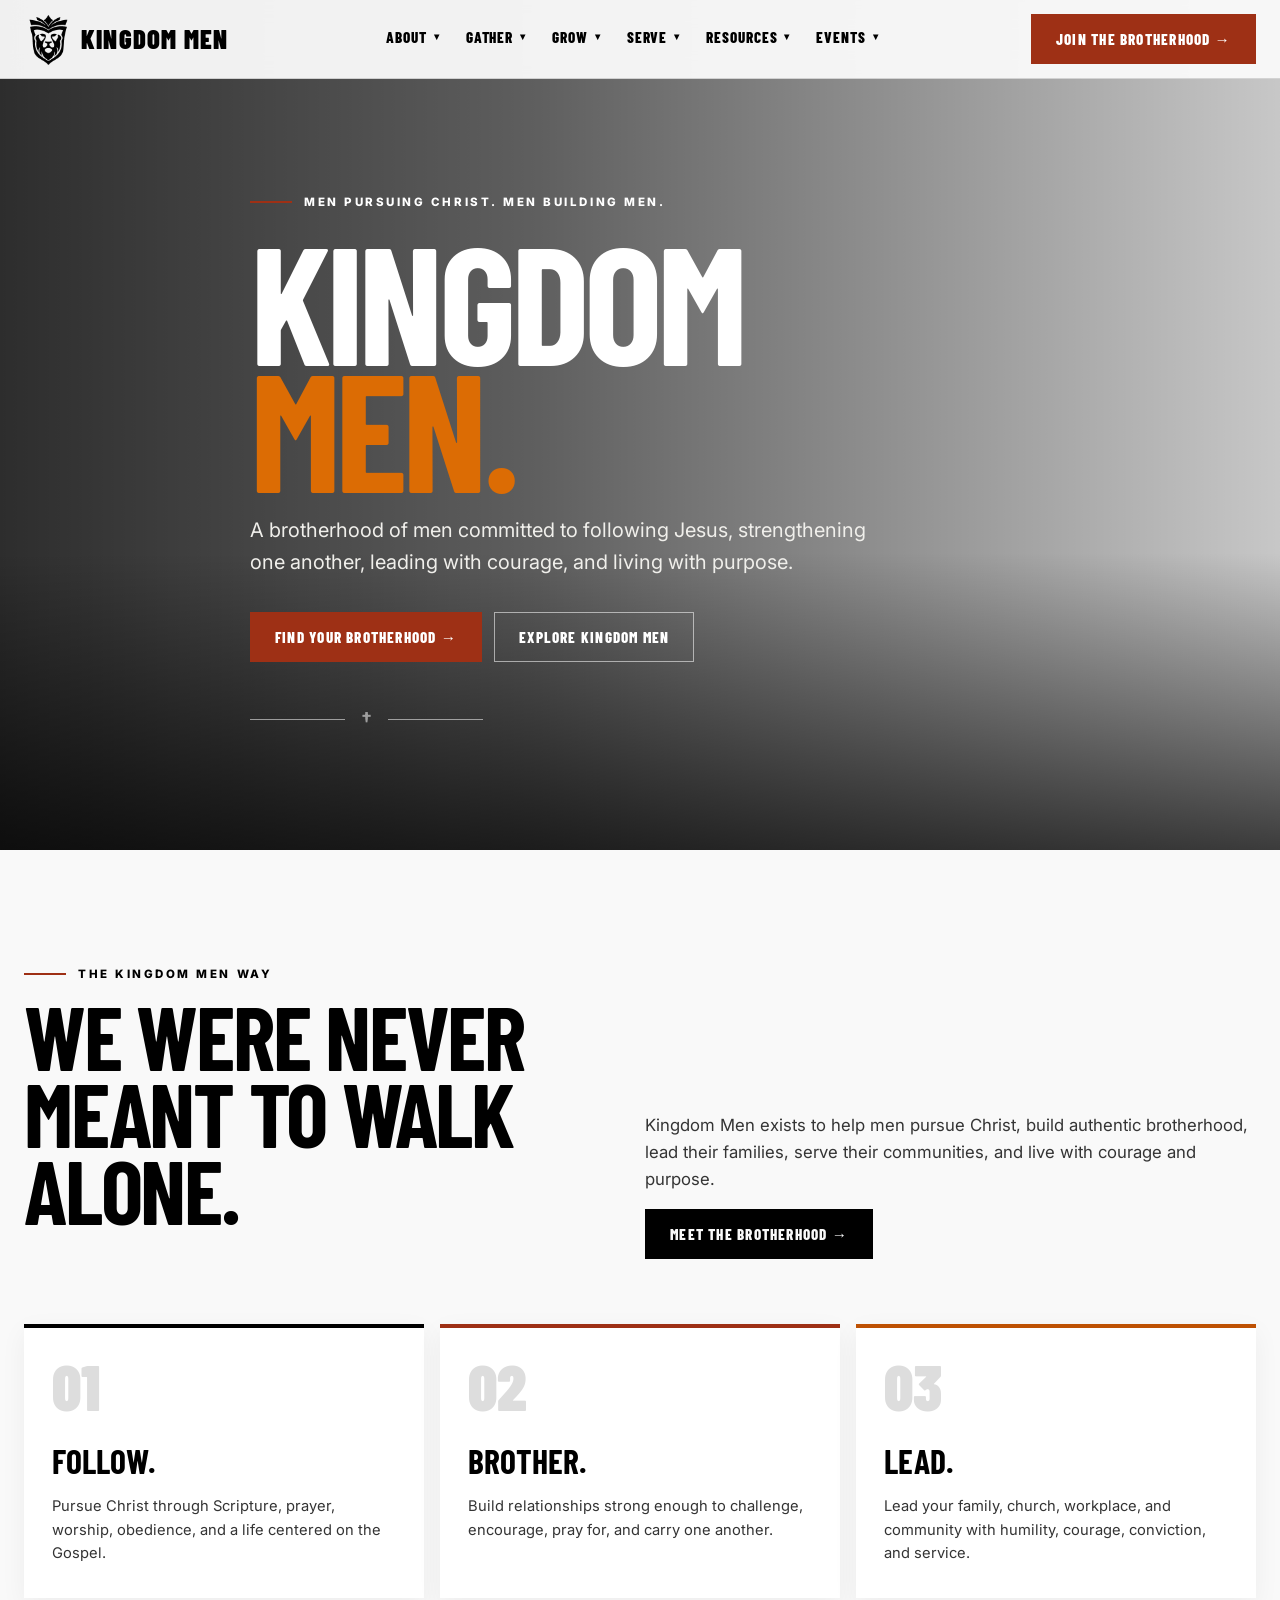
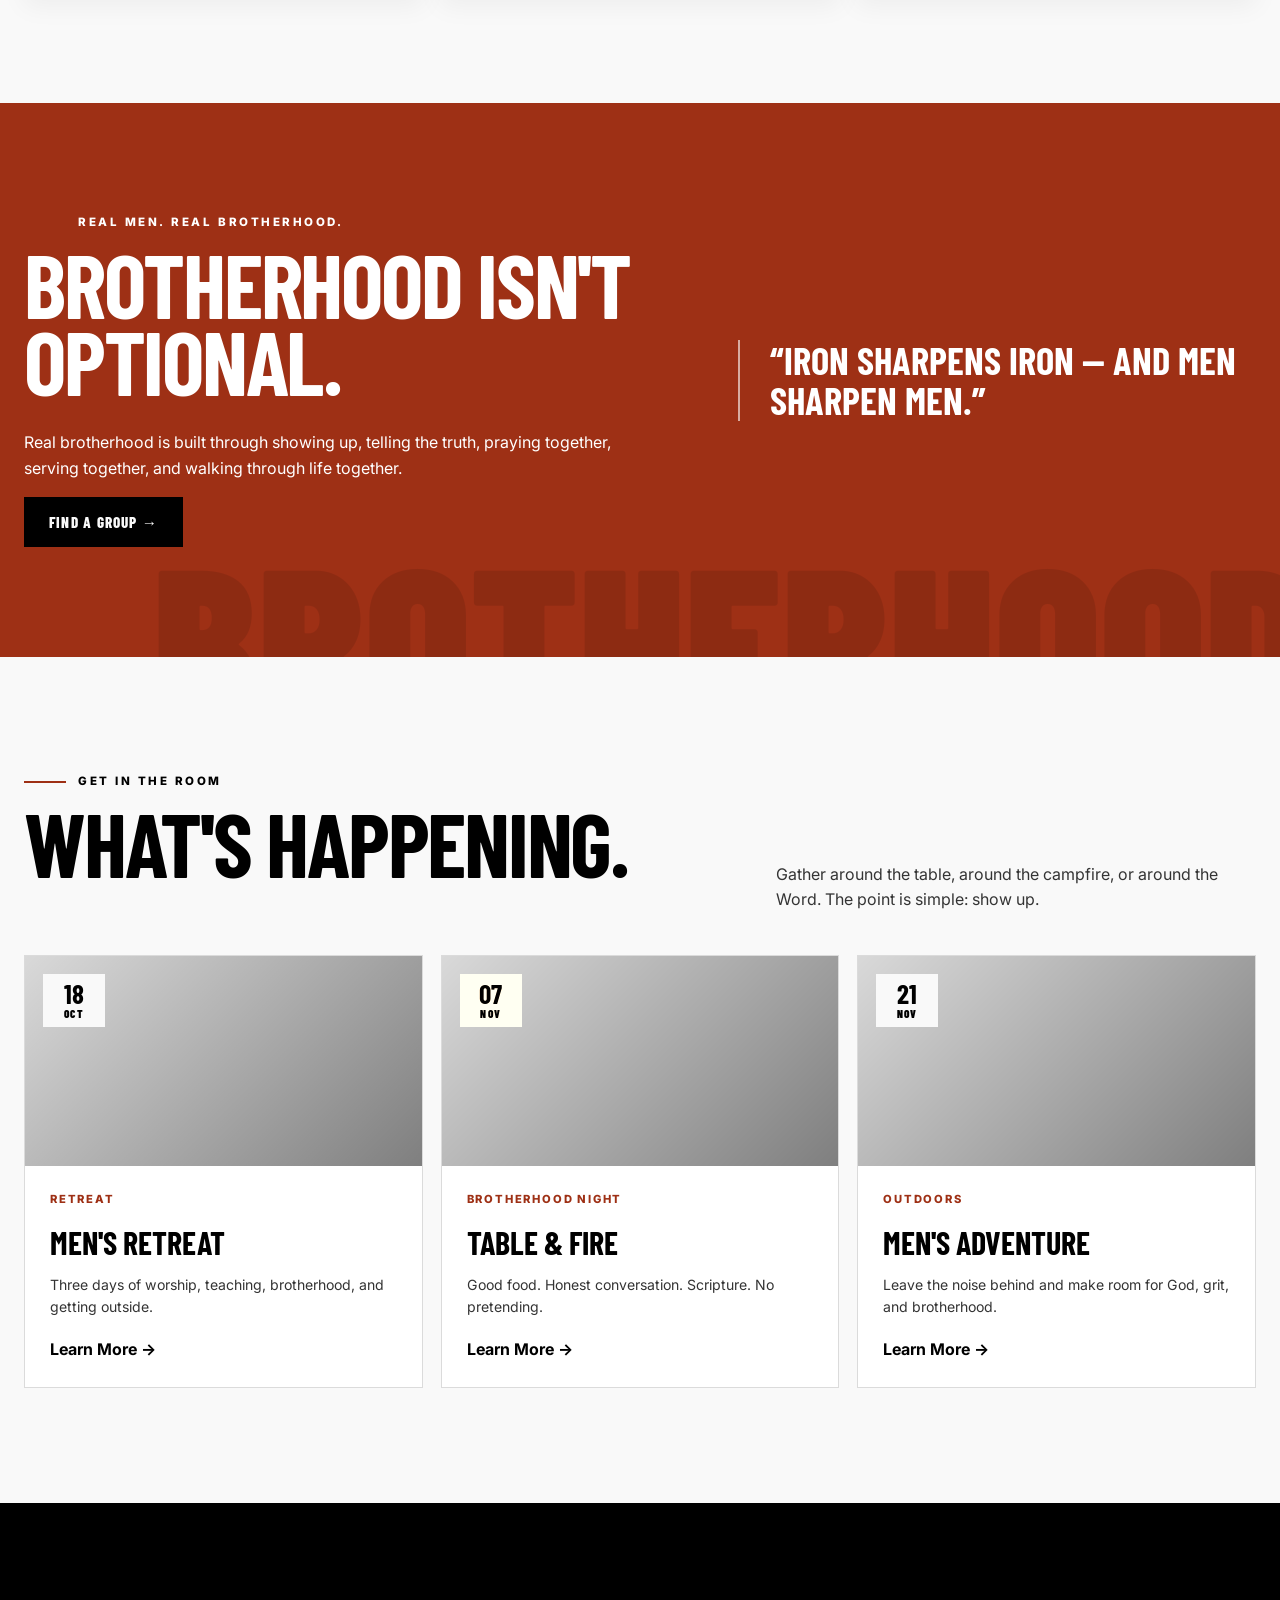
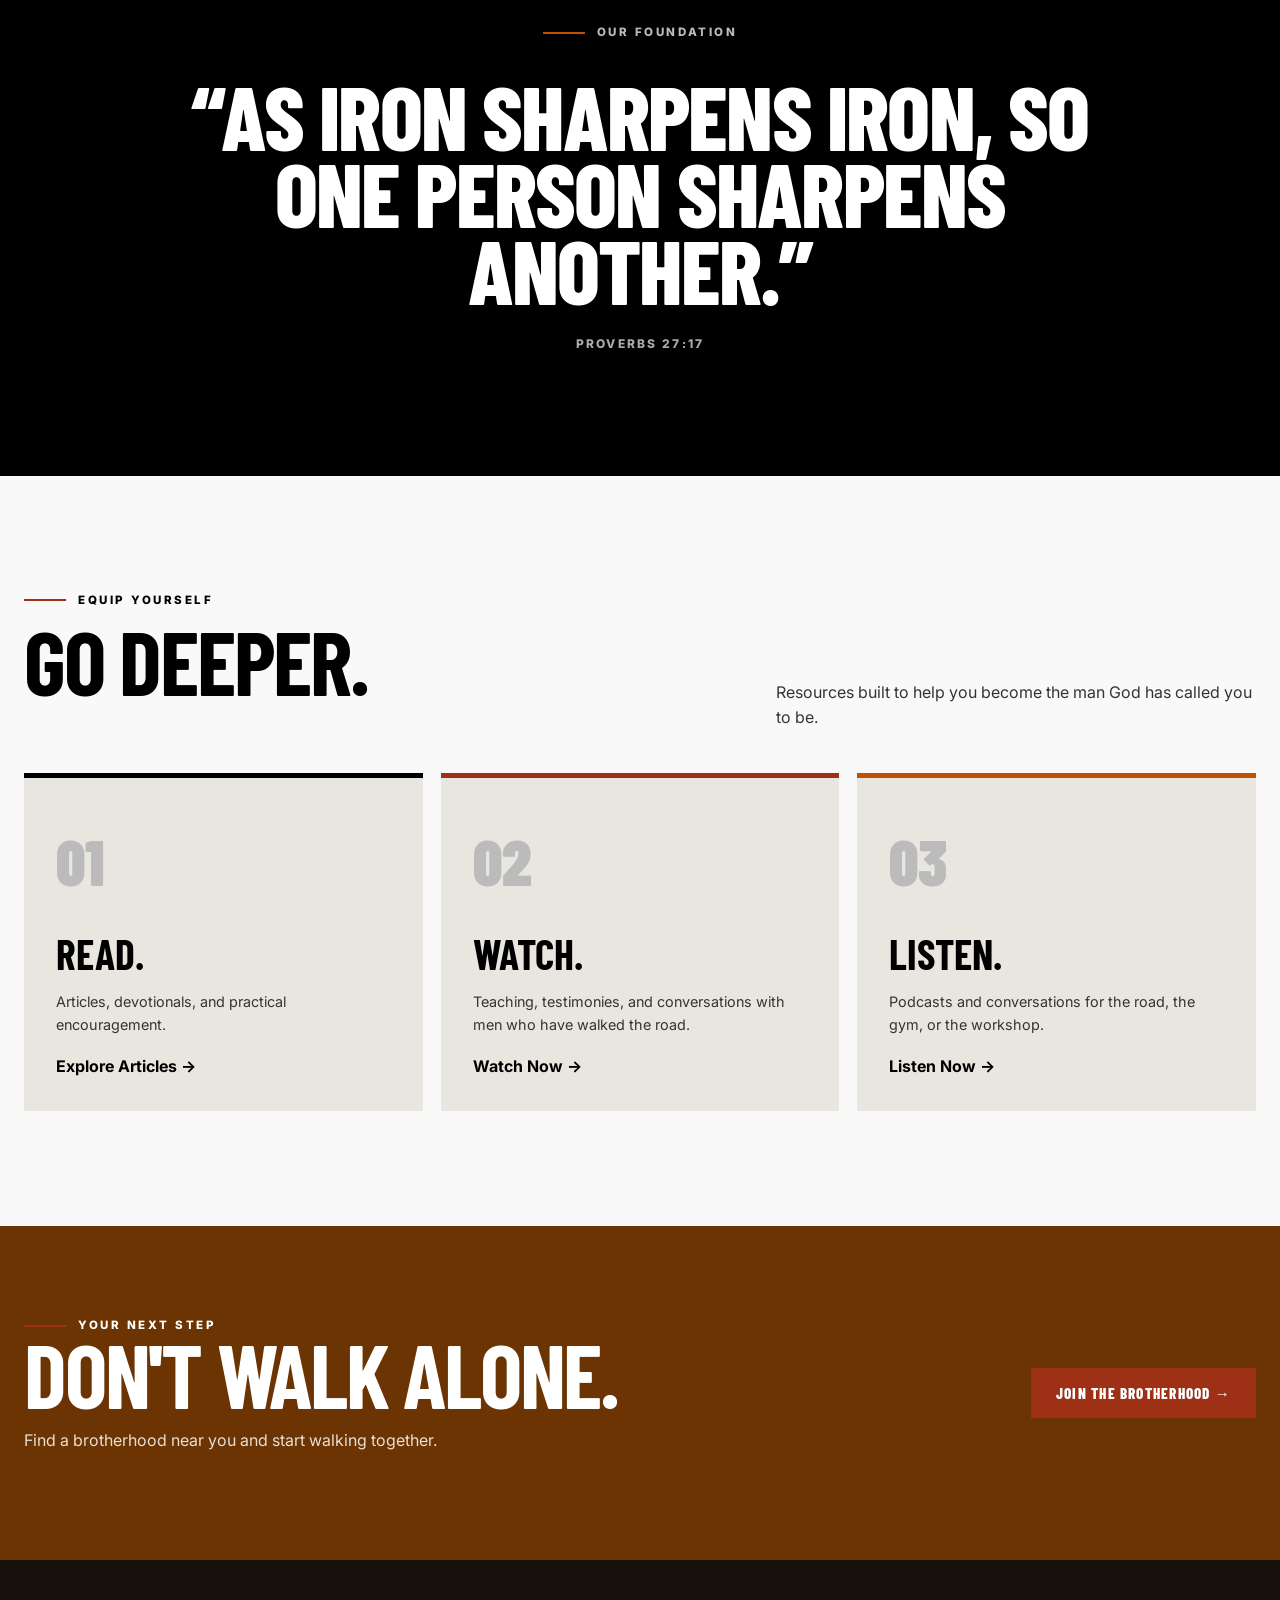
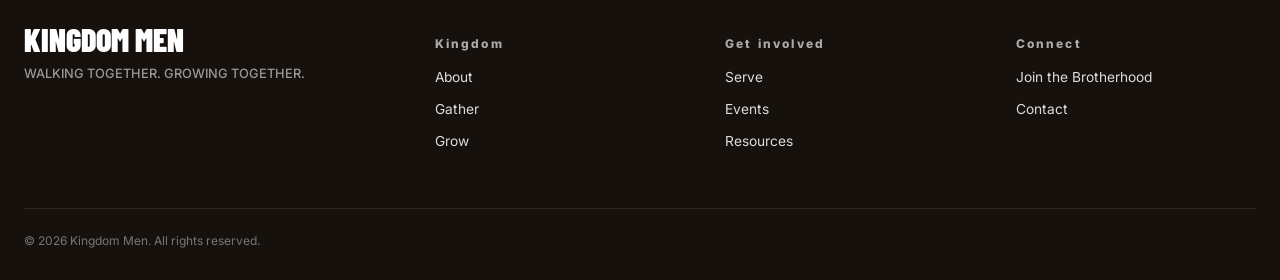
<file: index.html>
<!DOCTYPE html>
<html lang="en">
<head>
<meta charset="UTF-8">
<meta name="viewport" content="width=device-width, initial-scale=1.0">
<title>Kingdom Men | Walking Together. Growing Together.</title>
<meta name="description" content="Kingdom Men — men pursuing Christ, building brotherhood, and living with purpose.">
<link rel="preconnect" href="https://fonts.googleapis.com">
<link rel="preconnect" href="https://fonts.gstatic.com" crossorigin>
<link href="https://fonts.googleapis.com/css2?family=Barlow+Condensed:wght@500;600;700;800;900&family=Inter:wght@400;500;600;700&display=swap" rel="stylesheet">
<link rel="stylesheet" href="styles.css"><script src="site.js" defer></script>
<style>
.hero{background-image:linear-gradient(90deg,rgba(0,0,0,.82),rgba(0,0,0,.62) 42%,rgba(0,0,0,.2)),url("https://mwebapp.blob.core.windows.net/imgresrces/mountains.jpg")}
.event-image{background-image:linear-gradient(135deg,rgba(0,0,0,.15),rgba(0,0,0,.5)),url("https://mwebapp.blob.core.windows.net/imgresrces/mountains.jpg")}
</style>
</head>
<body>
<a class="skip" href="#main">Skip to content</a><header class="site-header"><div class="container navbar"><a class="brand" href="index.html"><img src="kingdom-mark.png" alt=""><span class="brand-name">Kingdom Men</span></a><nav class="nav" aria-label="Main navigation"><div class="nav-item"><a class="nav-link" href="about.html">About <span class="chev">▾</span></a><div class="dropdown"><a href="about.html#our-story">Our Story</a><a href="about.html#our-mission">Our Mission</a><a href="about.html#what-we-believe">What We Believe</a><a href="about.html#leadership">Leadership</a><a href="about.html#kingdom-men-values">Kingdom Men Values</a><a href="contact.html">Contact</a></div></div><div class="nav-item"><a class="nav-link" href="gather.html">Gather <span class="chev">▾</span></a><div class="dropdown"><a href="gather.html#men-s-groups">Men’s Groups</a><a href="gather.html#small-groups">Small Groups</a><a href="gather.html#bible-studies">Bible Studies</a><a href="gather.html#prayer">Prayer</a><a href="gather.html#local-chapters">Local Chapters</a><a href="gather.html#find-a-group">Find a Group</a></div></div><div class="nav-item"><a class="nav-link" href="grow.html">Grow <span class="chev">▾</span></a><div class="dropdown"><a href="grow.html#bible-theology">Bible & Theology</a><a href="grow.html#devotionals">Devotionals</a><a href="grow.html#discipleship">Discipleship</a><a href="grow.html#men-s-studies">Men’s Studies</a><a href="grow.html#leadership">Leadership</a><a href="grow.html#spiritual-disciplines">Spiritual Disciplines</a></div></div><div class="nav-item"><a class="nav-link" href="serve.html">Serve <span class="chev">▾</span></a><div class="dropdown"><a href="serve.html#serve-together">Serve Together</a><a href="serve.html#community-outreach">Community Outreach</a><a href="serve.html#missions">Missions</a><a href="serve.html#church-partnerships">Church Partnerships</a><a href="serve.html#volunteer">Volunteer</a><a href="serve.html#give-back">Give Back</a></div></div><div class="nav-item"><a class="nav-link" href="resources.html">Resources <span class="chev">▾</span></a><div class="dropdown"><a href="resources.html#articles">Articles</a><a href="resources.html#podcasts">Podcasts</a><a href="resources.html#videos">Videos</a><a href="resources.html#downloads">Downloads</a><a href="resources.html#scripture">Scripture</a><a href="resources.html#recommended-reading">Recommended Reading</a></div></div><div class="nav-item"><a class="nav-link" href="events.html">Events <span class="chev">▾</span></a><div class="dropdown"><a href="events.html#upcoming-events">Upcoming Events</a><a href="events.html#men-s-retreats">Men’s Retreats</a><a href="events.html#conferences">Conferences</a><a href="events.html#brotherhood-nights">Brotherhood Nights</a><a href="events.html#outdoor-events">Outdoor Events</a><a href="events.html#event-calendar">Event Calendar</a></div></div></nav><a class="btn btn-red header-cta" href="join.html">Join the Brotherhood →</a><button class="mobile-toggle" aria-label="Open menu" aria-expanded="false" aria-controls="mobileMenu">☰</button></div><div id="mobileMenu" hidden style="background:white;padding:20px 24px;max-height:calc(100dvh - 70px);overflow:auto"><a class="btn btn-red" href="join.html">Join the Brotherhood →</a><details><summary>About</summary><a href="about.html">Explore About →</a><a href="about.html#our-story">Our Story</a><a href="about.html#our-mission">Our Mission</a><a href="about.html#what-we-believe">What We Believe</a><a href="about.html#leadership">Leadership</a><a href="about.html#kingdom-men-values">Kingdom Men Values</a><a href="contact.html">Contact</a></details><details><summary>Gather</summary><a href="gather.html">Explore Gather →</a><a href="gather.html#men-s-groups">Men’s Groups</a><a href="gather.html#small-groups">Small Groups</a><a href="gather.html#bible-studies">Bible Studies</a><a href="gather.html#prayer">Prayer</a><a href="gather.html#local-chapters">Local Chapters</a><a href="gather.html#find-a-group">Find a Group</a></details><details><summary>Grow</summary><a href="grow.html">Explore Grow →</a><a href="grow.html#bible-theology">Bible & Theology</a><a href="grow.html#devotionals">Devotionals</a><a href="grow.html#discipleship">Discipleship</a><a href="grow.html#men-s-studies">Men’s Studies</a><a href="grow.html#leadership">Leadership</a><a href="grow.html#spiritual-disciplines">Spiritual Disciplines</a></details><details><summary>Serve</summary><a href="serve.html">Explore Serve →</a><a href="serve.html#serve-together">Serve Together</a><a href="serve.html#community-outreach">Community Outreach</a><a href="serve.html#missions">Missions</a><a href="serve.html#church-partnerships">Church Partnerships</a><a href="serve.html#volunteer">Volunteer</a><a href="serve.html#give-back">Give Back</a></details><details><summary>Resources</summary><a href="resources.html">Explore Resources →</a><a href="resources.html#articles">Articles</a><a href="resources.html#podcasts">Podcasts</a><a href="resources.html#videos">Videos</a><a href="resources.html#downloads">Downloads</a><a href="resources.html#scripture">Scripture</a><a href="resources.html#recommended-reading">Recommended Reading</a></details><details><summary>Events</summary><a href="events.html">Explore Events →</a><a href="events.html#upcoming-events">Upcoming Events</a><a href="events.html#men-s-retreats">Men’s Retreats</a><a href="events.html#conferences">Conferences</a><a href="events.html#brotherhood-nights">Brotherhood Nights</a><a href="events.html#outdoor-events">Outdoor Events</a><a href="events.html#event-calendar">Event Calendar</a></details></div></header>

<main id="main">
<section class="hero"><div class="container hero-content"><div class="eyebrow">Men pursuing Christ. Men building men.</div><h1><span>Kingdom</span><span class="red">Men.</span></h1><p class="hero-lead">A brotherhood of men committed to following Jesus, strengthening one another, leading with courage, and living with purpose.</p><div class="hero-actions"><a class="btn btn-red" href="join.html">Find Your Brotherhood →</a><a class="btn btn-outline" href="about.html">Explore Kingdom Men</a></div><div class="hero-rule"><i></i><b>†</b><i></i></div></div></section>

<section class="intro" id="about"><div class="container"><div class="intro-grid"><div><div class="eyebrow">The Kingdom Men way</div><h2>We were never meant to walk alone.</h2></div><div class="intro-copy"><p>Kingdom Men exists to help men pursue Christ, build authentic brotherhood, lead their families, serve their communities, and live with courage and purpose.</p><a class="btn btn-dark" href="gather.html">Meet the Brotherhood →</a></div></div>
<div class="cards3" id="gather"><article class="pillar"><div class="num">01</div><h3>Follow.</h3><p>Pursue Christ through Scripture, prayer, worship, obedience, and a life centered on the Gospel.</p></article><article class="pillar"><div class="num">02</div><h3>Brother.</h3><p>Build relationships strong enough to challenge, encourage, pray for, and carry one another.</p></article><article class="pillar" id="grow"><div class="num">03</div><h3>Lead.</h3><p>Lead your family, church, workplace, and community with humility, courage, conviction, and service.</p></article></div></div></section>

<section class="brotherhood" id="serve"><div class="container brother-grid"><div><div class="eyebrow">Real men. Real brotherhood.</div><h2>Brotherhood isn't optional.</h2><p>Real brotherhood is built through showing up, telling the truth, praying together, serving together, and walking through life together.</p><a class="btn btn-dark" href="join.html">Find a Group →</a></div><div class="brother-quote">“Iron sharpens iron — and men sharpen men.”</div></div></section>

<section class="events" id="events"><div class="container"><div class="section-head"><div><div class="eyebrow">Get in the room</div><h2>What's happening.</h2></div><p>Gather around the table, around the campfire, or around the Word. The point is simple: show up.</p></div>
<div class="event-grid"><article class="event-card"><div class="event-image"><div class="date"><strong>18</strong><span>OCT</span></div></div><div class="event-body"><div class="event-type">RETREAT</div><h3>Men's Retreat</h3><p>Three days of worship, teaching, brotherhood, and getting outside.</p><a href="join.html"><b>Learn More →</b></a></div></article><article class="event-card"><div class="event-image"><div class="date"><strong>07</strong><span>NOV</span></div></div><div class="event-body"><div class="event-type">BROTHERHOOD NIGHT</div><h3>Table & Fire</h3><p>Good food. Honest conversation. Scripture. No pretending.</p><a href="join.html"><b>Learn More →</b></a></div></article><article class="event-card"><div class="event-image"><div class="date"><strong>21</strong><span>NOV</span></div></div><div class="event-body"><div class="event-type">OUTDOORS</div><h3>Men's Adventure</h3><p>Leave the noise behind and make room for God, grit, and brotherhood.</p><a href="join.html"><b>Learn More →</b></a></div></article></div></div></section>

<section class="creed"><div class="eyebrow">Our foundation</div><blockquote>“As iron sharpens iron, so one person sharpens another.”</blockquote><cite>PROVERBS 27:17</cite></section>

<section class="resources" id="resources"><div class="container"><div class="section-head"><div><div class="eyebrow">Equip yourself</div><h2>Go deeper.</h2></div><p>Resources built to help you become the man God has called you to be.</p></div>
<div class="resource-grid"><article class="resource"><div class="icon">01</div><h3>Read.</h3><p>Articles, devotionals, and practical encouragement.</p><a href="resources.html#articles"><b>Explore Articles →</b></a></article><article class="resource"><div class="icon">02</div><h3>Watch.</h3><p>Teaching, testimonies, and conversations with men who have walked the road.</p><a href="resources.html#videos"><b>Watch Now →</b></a></article><article class="resource"><div class="icon">03</div><h3>Listen.</h3><p>Podcasts and conversations for the road, the gym, or the workshop.</p><a href="resources.html#podcasts"><b>Listen Now →</b></a></article></div></div></section>

<section class="final-cta" id="join"><div class="container final-grid"><div><div class="eyebrow">Your next step</div><h2>Don't walk alone.</h2><p>Find a brotherhood near you and start walking together.</p></div><a class="btn btn-red" href="contact.html">Join the Brotherhood →</a></div></section>
</main>

<footer><div class="container"><div class="footer-grid"><div class="footer-brand">Kingdom Men<small>Walking Together. Growing Together.</small></div><div><h4>Kingdom</h4><a href="about.html">About</a><a href="gather.html">Gather</a><a href="grow.html">Grow</a></div><div><h4>Get involved</h4><a href="serve.html">Serve</a><a href="events.html">Events</a><a href="resources.html">Resources</a></div><div><h4>Connect</h4><a href="join.html">Join the Brotherhood</a><a href="contact.html">Contact</a></div></div><div class="copyright">© 2026 Kingdom Men. All rights reserved.</div></div></footer>


</body>
</html>
</file>
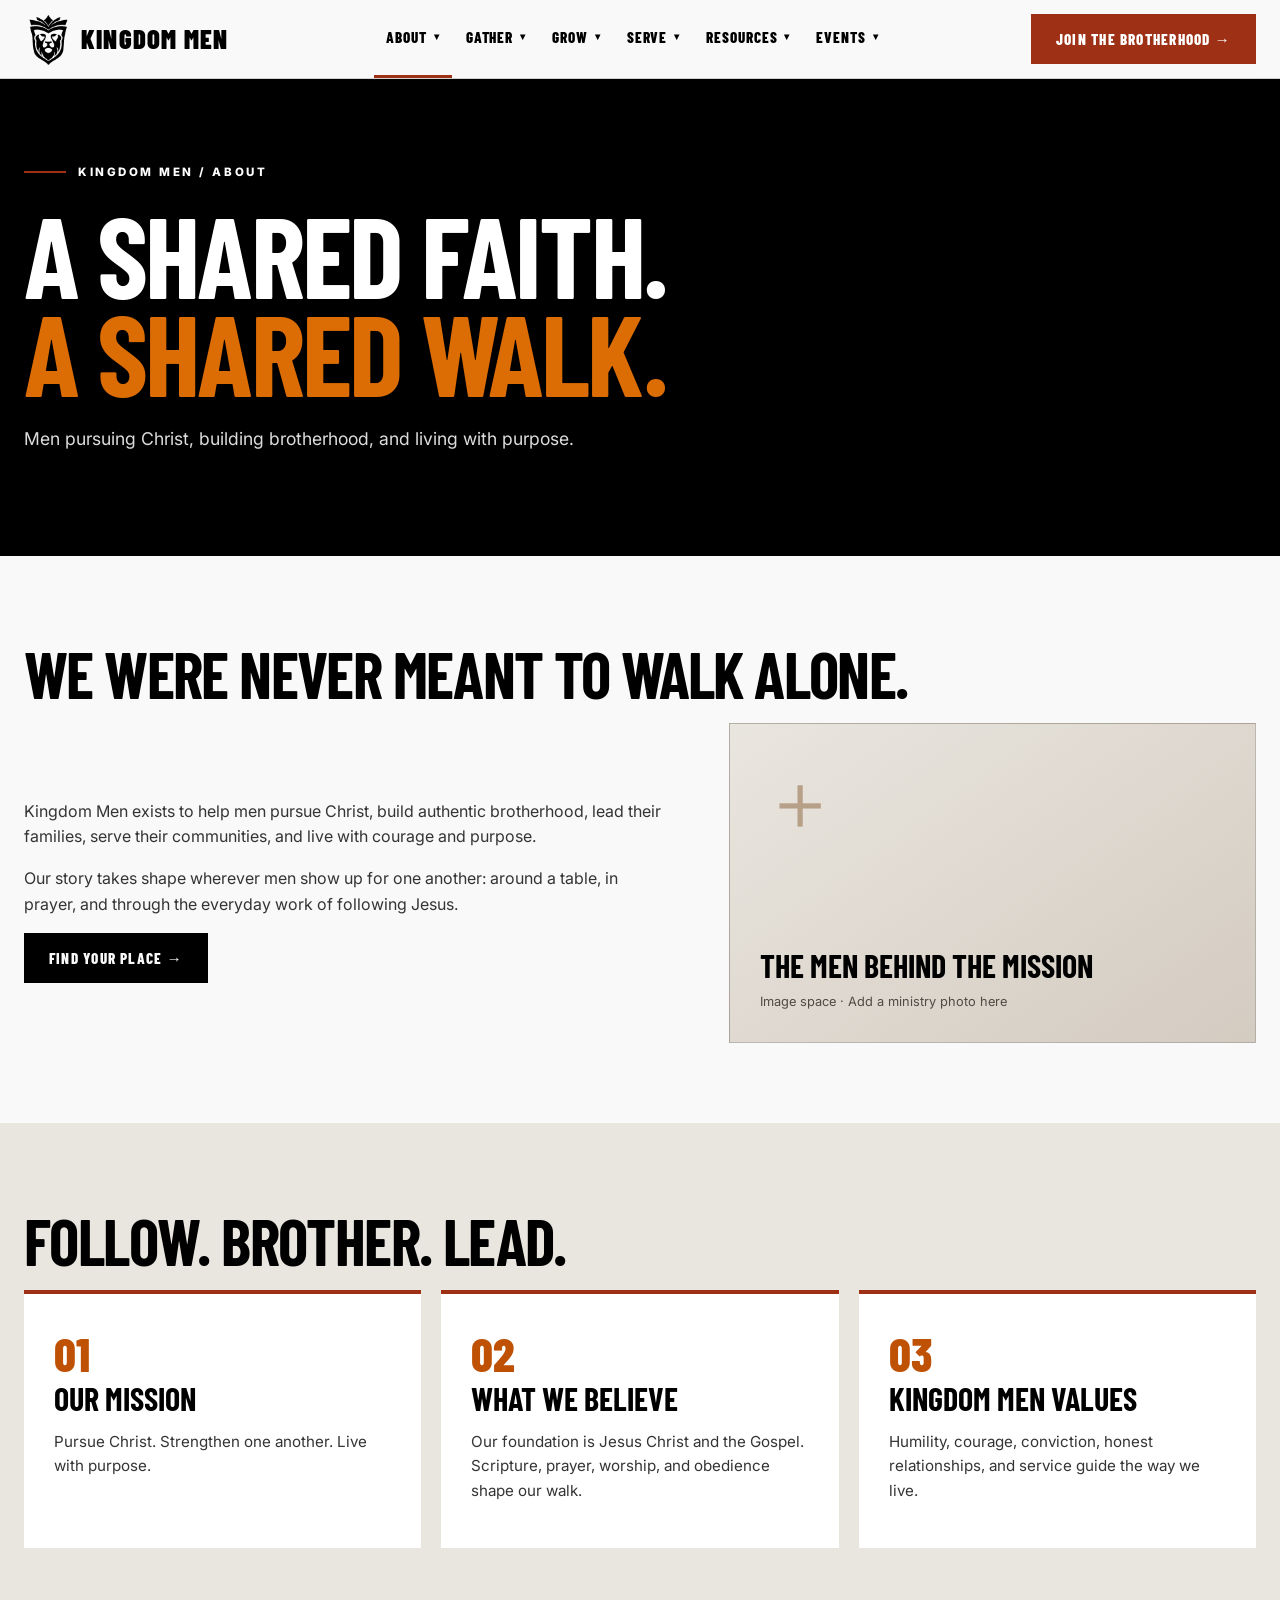
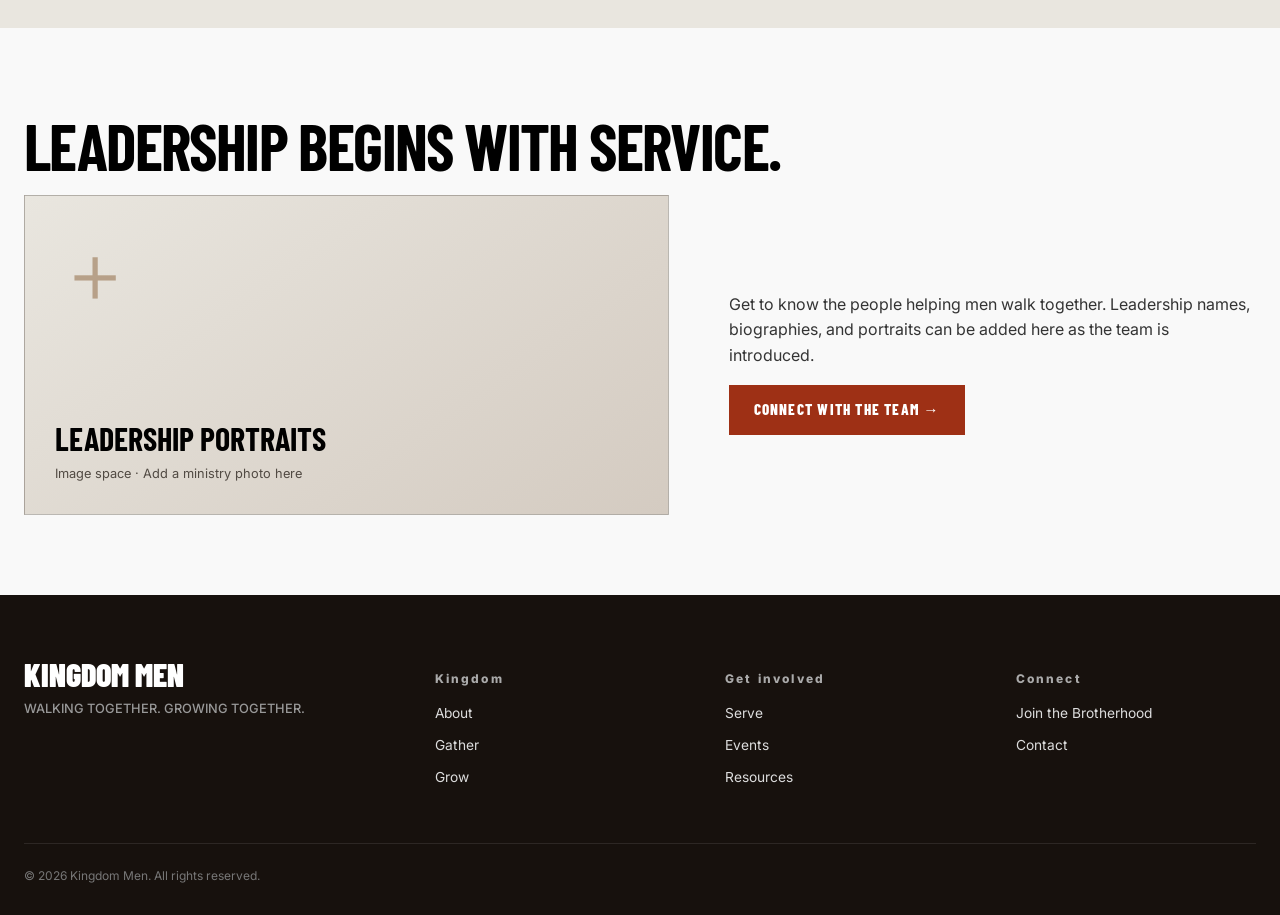
<file: about.html>
<!DOCTYPE html><html lang="en"><head><meta charset="UTF-8"><meta name="viewport" content="width=device-width, initial-scale=1.0"><title>About | Kingdom Men</title><meta name="description" content="Explore about with Kingdom Men. Walking together. Growing together."><link rel="preconnect" href="https://fonts.googleapis.com"><link rel="preconnect" href="https://fonts.gstatic.com" crossorigin><link href="https://fonts.googleapis.com/css2?family=Barlow+Condensed:wght@500;600;700;800;900&family=Inter:wght@400;500;600;700&display=swap" rel="stylesheet"><link rel="stylesheet" href="styles.css"><script src="site.js" defer></script></head><body><a class="skip" href="#main">Skip to content</a><header class="site-header"><div class="container navbar"><a class="brand" href="index.html"><img src="kingdom-mark.png" alt=""><span class="brand-name">Kingdom Men</span></a><nav class="nav" aria-label="Main navigation"><div class="nav-item"><a class="nav-link" href="about.html">About <span class="chev">▾</span></a><div class="dropdown"><a href="about.html#our-story">Our Story</a><a href="about.html#our-mission">Our Mission</a><a href="about.html#what-we-believe">What We Believe</a><a href="about.html#leadership">Leadership</a><a href="about.html#kingdom-men-values">Kingdom Men Values</a><a href="contact.html">Contact</a></div></div><div class="nav-item"><a class="nav-link" href="gather.html">Gather <span class="chev">▾</span></a><div class="dropdown"><a href="gather.html#men-s-groups">Men’s Groups</a><a href="gather.html#small-groups">Small Groups</a><a href="gather.html#bible-studies">Bible Studies</a><a href="gather.html#prayer">Prayer</a><a href="gather.html#local-chapters">Local Chapters</a><a href="gather.html#find-a-group">Find a Group</a></div></div><div class="nav-item"><a class="nav-link" href="grow.html">Grow <span class="chev">▾</span></a><div class="dropdown"><a href="grow.html#bible-theology">Bible & Theology</a><a href="grow.html#devotionals">Devotionals</a><a href="grow.html#discipleship">Discipleship</a><a href="grow.html#men-s-studies">Men’s Studies</a><a href="grow.html#leadership">Leadership</a><a href="grow.html#spiritual-disciplines">Spiritual Disciplines</a></div></div><div class="nav-item"><a class="nav-link" href="serve.html">Serve <span class="chev">▾</span></a><div class="dropdown"><a href="serve.html#serve-together">Serve Together</a><a href="serve.html#community-outreach">Community Outreach</a><a href="serve.html#missions">Missions</a><a href="serve.html#church-partnerships">Church Partnerships</a><a href="serve.html#volunteer">Volunteer</a><a href="serve.html#give-back">Give Back</a></div></div><div class="nav-item"><a class="nav-link" href="resources.html">Resources <span class="chev">▾</span></a><div class="dropdown"><a href="resources.html#articles">Articles</a><a href="resources.html#podcasts">Podcasts</a><a href="resources.html#videos">Videos</a><a href="resources.html#downloads">Downloads</a><a href="resources.html#scripture">Scripture</a><a href="resources.html#recommended-reading">Recommended Reading</a></div></div><div class="nav-item"><a class="nav-link" href="events.html">Events <span class="chev">▾</span></a><div class="dropdown"><a href="events.html#upcoming-events">Upcoming Events</a><a href="events.html#men-s-retreats">Men’s Retreats</a><a href="events.html#conferences">Conferences</a><a href="events.html#brotherhood-nights">Brotherhood Nights</a><a href="events.html#outdoor-events">Outdoor Events</a><a href="events.html#event-calendar">Event Calendar</a></div></div></nav><a class="btn btn-red header-cta" href="join.html">Join the Brotherhood →</a><button class="mobile-toggle" aria-label="Open menu" aria-expanded="false" aria-controls="mobileMenu">☰</button></div><div id="mobileMenu" hidden style="background:white;padding:20px 24px;max-height:calc(100dvh - 70px);overflow:auto"><a class="btn btn-red" href="join.html">Join the Brotherhood →</a><details><summary>About</summary><a href="about.html">Explore About →</a><a href="about.html#our-story">Our Story</a><a href="about.html#our-mission">Our Mission</a><a href="about.html#what-we-believe">What We Believe</a><a href="about.html#leadership">Leadership</a><a href="about.html#kingdom-men-values">Kingdom Men Values</a><a href="contact.html">Contact</a></details><details><summary>Gather</summary><a href="gather.html">Explore Gather →</a><a href="gather.html#men-s-groups">Men’s Groups</a><a href="gather.html#small-groups">Small Groups</a><a href="gather.html#bible-studies">Bible Studies</a><a href="gather.html#prayer">Prayer</a><a href="gather.html#local-chapters">Local Chapters</a><a href="gather.html#find-a-group">Find a Group</a></details><details><summary>Grow</summary><a href="grow.html">Explore Grow →</a><a href="grow.html#bible-theology">Bible & Theology</a><a href="grow.html#devotionals">Devotionals</a><a href="grow.html#discipleship">Discipleship</a><a href="grow.html#men-s-studies">Men’s Studies</a><a href="grow.html#leadership">Leadership</a><a href="grow.html#spiritual-disciplines">Spiritual Disciplines</a></details><details><summary>Serve</summary><a href="serve.html">Explore Serve →</a><a href="serve.html#serve-together">Serve Together</a><a href="serve.html#community-outreach">Community Outreach</a><a href="serve.html#missions">Missions</a><a href="serve.html#church-partnerships">Church Partnerships</a><a href="serve.html#volunteer">Volunteer</a><a href="serve.html#give-back">Give Back</a></details><details><summary>Resources</summary><a href="resources.html">Explore Resources →</a><a href="resources.html#articles">Articles</a><a href="resources.html#podcasts">Podcasts</a><a href="resources.html#videos">Videos</a><a href="resources.html#downloads">Downloads</a><a href="resources.html#scripture">Scripture</a><a href="resources.html#recommended-reading">Recommended Reading</a></details><details><summary>Events</summary><a href="events.html">Explore Events →</a><a href="events.html#upcoming-events">Upcoming Events</a><a href="events.html#men-s-retreats">Men’s Retreats</a><a href="events.html#conferences">Conferences</a><a href="events.html#brotherhood-nights">Brotherhood Nights</a><a href="events.html#outdoor-events">Outdoor Events</a><a href="events.html#event-calendar">Event Calendar</a></details></div></header><main id="main" class="page-main"><section class="page-hero "><div class="container"><div class="eyebrow">Kingdom Men / About</div><h1>A shared faith.<br><span class="accent">A shared walk.</span></h1><p>Men pursuing Christ, building brotherhood, and living with purpose.</p></div></section><section id="our-story" class="page-section "><div class="container"><h2>We were never meant to walk alone.</h2><div class="split"><div><p>Kingdom Men exists to help men pursue Christ, build authentic brotherhood, lead their families, serve their communities, and live with courage and purpose.</p><p>Our story takes shape wherever men show up for one another: around a table, in prayer, and through the everyday work of following Jesus.</p><a class="btn btn-dark" href="gather.html">Find your place →</a></div><div class="image-space" role="img" aria-label="Image placeholder: The men behind the mission"><strong>The men behind the mission</strong><span>Image space · Add a ministry photo here</span></div></div></div></section><section id="foundation" class="page-section muted-section"><div class="container"><h2>Follow. Brother. Lead.</h2><div class="tile-grid"><article class="tile" id="our-mission"><div class="number">01</div><h3>Our Mission</h3><p>Pursue Christ. Strengthen one another. Live with purpose.</p></article><article class="tile" id="what-we-believe"><div class="number">02</div><h3>What We Believe</h3><p>Our foundation is Jesus Christ and the Gospel. Scripture, prayer, worship, and obedience shape our walk.</p></article><article class="tile" id="kingdom-men-values"><div class="number">03</div><h3>Kingdom Men Values</h3><p>Humility, courage, conviction, honest relationships, and service guide the way we live.</p></article></div></div></section><section id="leadership" class="page-section "><div class="container"><h2>Leadership begins with service.</h2><div class="split"><div class="image-space" role="img" aria-label="Image placeholder: Leadership portraits"><strong>Leadership portraits</strong><span>Image space · Add a ministry photo here</span></div><div><p>Get to know the people helping men walk together. Leadership names, biographies, and portraits can be added here as the team is introduced.</p><a class="btn btn-red" href="contact.html">Connect with the team →</a></div></div></div></section></main><footer><div class="container"><div class="footer-grid"><div class="footer-brand">Kingdom Men<small>Walking Together. Growing Together.</small></div><div><h4>Kingdom</h4><a href="about.html">About</a><a href="gather.html">Gather</a><a href="grow.html">Grow</a></div><div><h4>Get involved</h4><a href="serve.html">Serve</a><a href="events.html">Events</a><a href="resources.html">Resources</a></div><div><h4>Connect</h4><a href="join.html">Join the Brotherhood</a><a href="contact.html">Contact</a></div></div><div class="copyright">© 2026 Kingdom Men. All rights reserved.</div></div></footer></body></html>
</file>
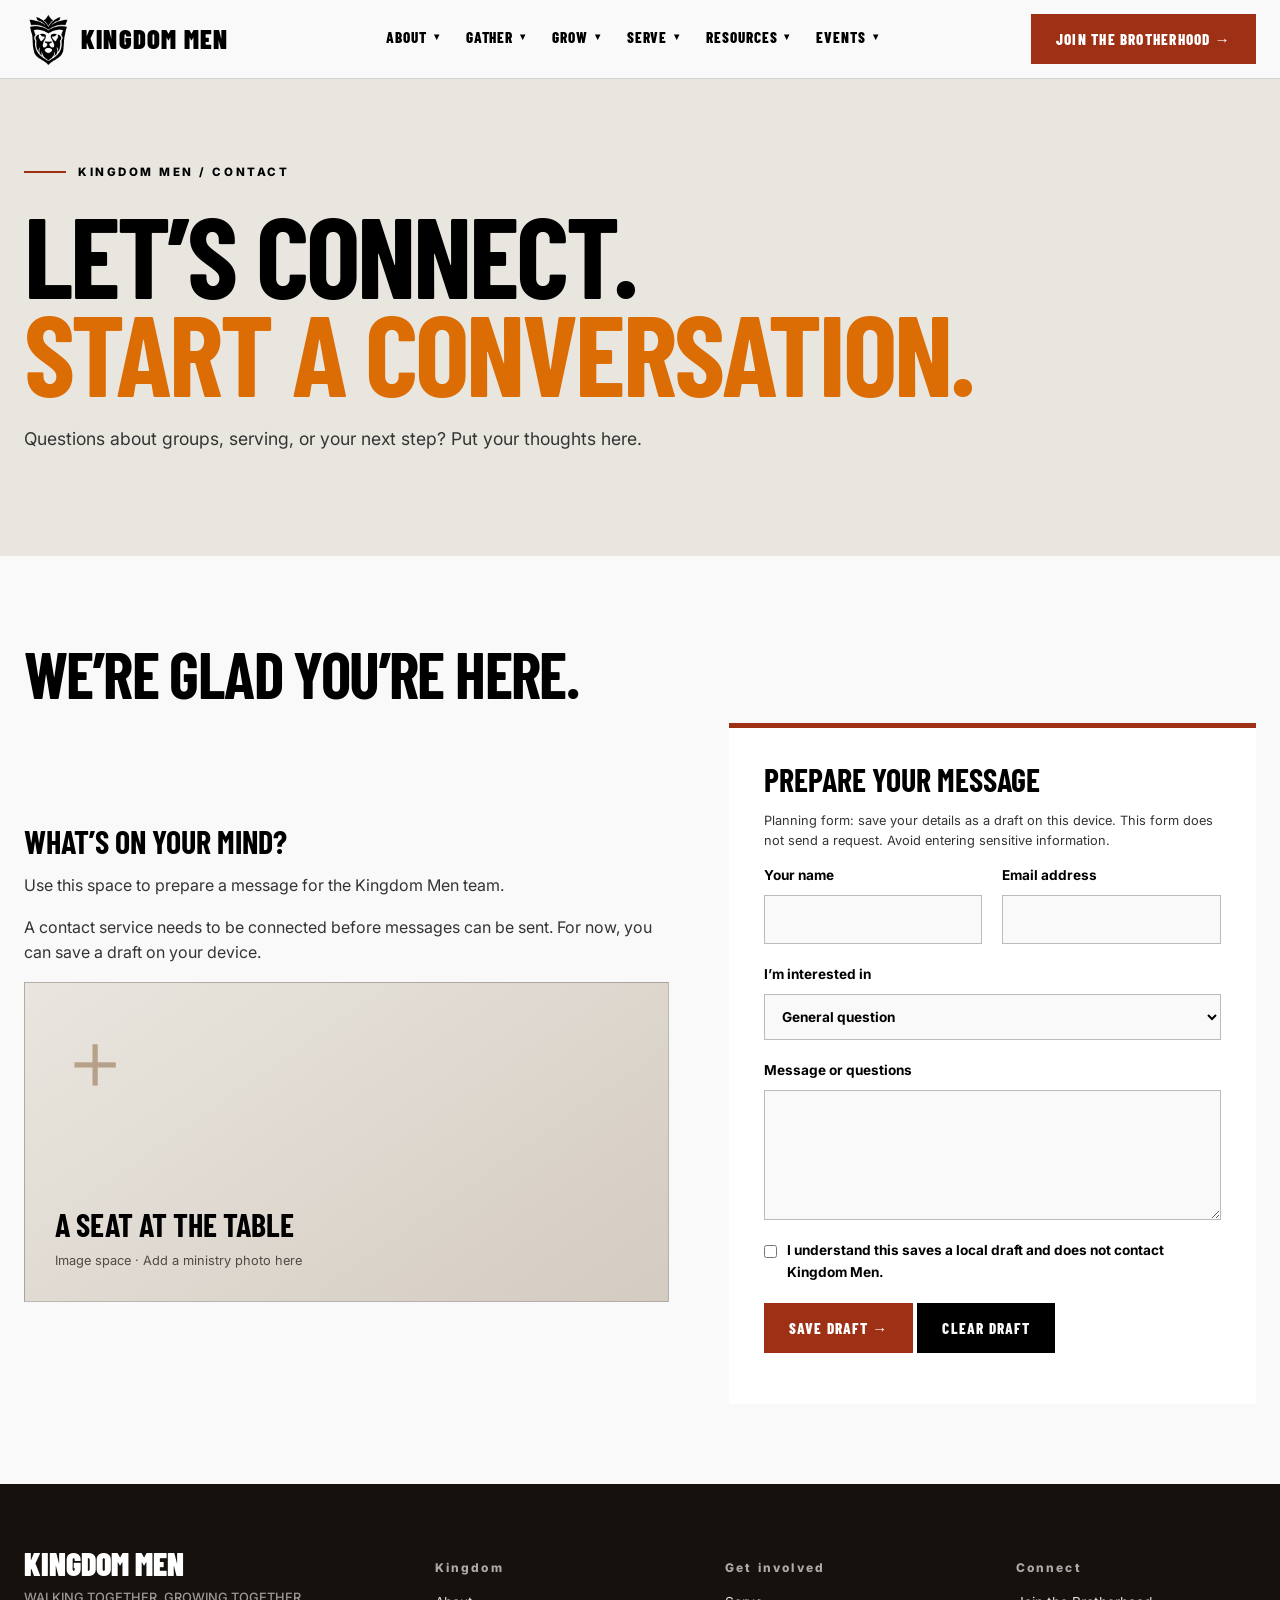
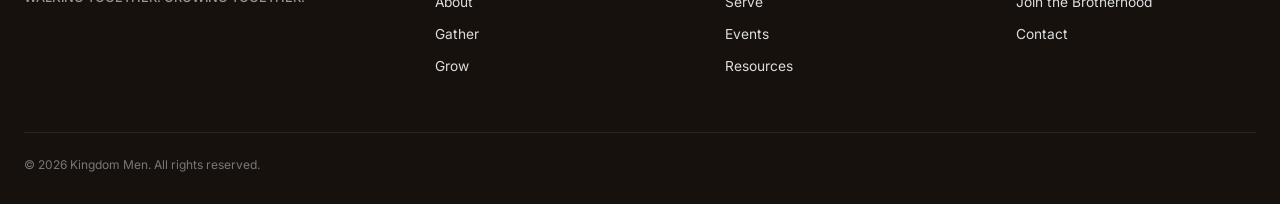
<file: contact.html>
<!DOCTYPE html><html lang="en"><head><meta charset="UTF-8"><meta name="viewport" content="width=device-width, initial-scale=1.0"><title>Contact | Kingdom Men</title><meta name="description" content="Explore contact with Kingdom Men. Walking together. Growing together."><link rel="preconnect" href="https://fonts.googleapis.com"><link rel="preconnect" href="https://fonts.gstatic.com" crossorigin><link href="https://fonts.googleapis.com/css2?family=Barlow+Condensed:wght@500;600;700;800;900&family=Inter:wght@400;500;600;700&display=swap" rel="stylesheet"><link rel="stylesheet" href="styles.css"><script src="site.js" defer></script></head><body><a class="skip" href="#main">Skip to content</a><header class="site-header"><div class="container navbar"><a class="brand" href="index.html"><img src="kingdom-mark.png" alt=""><span class="brand-name">Kingdom Men</span></a><nav class="nav" aria-label="Main navigation"><div class="nav-item"><a class="nav-link" href="about.html">About <span class="chev">▾</span></a><div class="dropdown"><a href="about.html#our-story">Our Story</a><a href="about.html#our-mission">Our Mission</a><a href="about.html#what-we-believe">What We Believe</a><a href="about.html#leadership">Leadership</a><a href="about.html#kingdom-men-values">Kingdom Men Values</a><a href="contact.html">Contact</a></div></div><div class="nav-item"><a class="nav-link" href="gather.html">Gather <span class="chev">▾</span></a><div class="dropdown"><a href="gather.html#men-s-groups">Men’s Groups</a><a href="gather.html#small-groups">Small Groups</a><a href="gather.html#bible-studies">Bible Studies</a><a href="gather.html#prayer">Prayer</a><a href="gather.html#local-chapters">Local Chapters</a><a href="gather.html#find-a-group">Find a Group</a></div></div><div class="nav-item"><a class="nav-link" href="grow.html">Grow <span class="chev">▾</span></a><div class="dropdown"><a href="grow.html#bible-theology">Bible & Theology</a><a href="grow.html#devotionals">Devotionals</a><a href="grow.html#discipleship">Discipleship</a><a href="grow.html#men-s-studies">Men’s Studies</a><a href="grow.html#leadership">Leadership</a><a href="grow.html#spiritual-disciplines">Spiritual Disciplines</a></div></div><div class="nav-item"><a class="nav-link" href="serve.html">Serve <span class="chev">▾</span></a><div class="dropdown"><a href="serve.html#serve-together">Serve Together</a><a href="serve.html#community-outreach">Community Outreach</a><a href="serve.html#missions">Missions</a><a href="serve.html#church-partnerships">Church Partnerships</a><a href="serve.html#volunteer">Volunteer</a><a href="serve.html#give-back">Give Back</a></div></div><div class="nav-item"><a class="nav-link" href="resources.html">Resources <span class="chev">▾</span></a><div class="dropdown"><a href="resources.html#articles">Articles</a><a href="resources.html#podcasts">Podcasts</a><a href="resources.html#videos">Videos</a><a href="resources.html#downloads">Downloads</a><a href="resources.html#scripture">Scripture</a><a href="resources.html#recommended-reading">Recommended Reading</a></div></div><div class="nav-item"><a class="nav-link" href="events.html">Events <span class="chev">▾</span></a><div class="dropdown"><a href="events.html#upcoming-events">Upcoming Events</a><a href="events.html#men-s-retreats">Men’s Retreats</a><a href="events.html#conferences">Conferences</a><a href="events.html#brotherhood-nights">Brotherhood Nights</a><a href="events.html#outdoor-events">Outdoor Events</a><a href="events.html#event-calendar">Event Calendar</a></div></div></nav><a class="btn btn-red header-cta" href="join.html">Join the Brotherhood →</a><button class="mobile-toggle" aria-label="Open menu" aria-expanded="false" aria-controls="mobileMenu">☰</button></div><div id="mobileMenu" hidden style="background:white;padding:20px 24px;max-height:calc(100dvh - 70px);overflow:auto"><a class="btn btn-red" href="join.html">Join the Brotherhood →</a><details><summary>About</summary><a href="about.html">Explore About →</a><a href="about.html#our-story">Our Story</a><a href="about.html#our-mission">Our Mission</a><a href="about.html#what-we-believe">What We Believe</a><a href="about.html#leadership">Leadership</a><a href="about.html#kingdom-men-values">Kingdom Men Values</a><a href="contact.html">Contact</a></details><details><summary>Gather</summary><a href="gather.html">Explore Gather →</a><a href="gather.html#men-s-groups">Men’s Groups</a><a href="gather.html#small-groups">Small Groups</a><a href="gather.html#bible-studies">Bible Studies</a><a href="gather.html#prayer">Prayer</a><a href="gather.html#local-chapters">Local Chapters</a><a href="gather.html#find-a-group">Find a Group</a></details><details><summary>Grow</summary><a href="grow.html">Explore Grow →</a><a href="grow.html#bible-theology">Bible & Theology</a><a href="grow.html#devotionals">Devotionals</a><a href="grow.html#discipleship">Discipleship</a><a href="grow.html#men-s-studies">Men’s Studies</a><a href="grow.html#leadership">Leadership</a><a href="grow.html#spiritual-disciplines">Spiritual Disciplines</a></details><details><summary>Serve</summary><a href="serve.html">Explore Serve →</a><a href="serve.html#serve-together">Serve Together</a><a href="serve.html#community-outreach">Community Outreach</a><a href="serve.html#missions">Missions</a><a href="serve.html#church-partnerships">Church Partnerships</a><a href="serve.html#volunteer">Volunteer</a><a href="serve.html#give-back">Give Back</a></details><details><summary>Resources</summary><a href="resources.html">Explore Resources →</a><a href="resources.html#articles">Articles</a><a href="resources.html#podcasts">Podcasts</a><a href="resources.html#videos">Videos</a><a href="resources.html#downloads">Downloads</a><a href="resources.html#scripture">Scripture</a><a href="resources.html#recommended-reading">Recommended Reading</a></details><details><summary>Events</summary><a href="events.html">Explore Events →</a><a href="events.html#upcoming-events">Upcoming Events</a><a href="events.html#men-s-retreats">Men’s Retreats</a><a href="events.html#conferences">Conferences</a><a href="events.html#brotherhood-nights">Brotherhood Nights</a><a href="events.html#outdoor-events">Outdoor Events</a><a href="events.html#event-calendar">Event Calendar</a></details></div></header><main id="main" class="page-main"><section class="page-hero paper"><div class="container"><div class="eyebrow">Kingdom Men / Contact</div><h1>Let’s connect.<br><span class="accent">Start a conversation.</span></h1><p>Questions about groups, serving, or your next step? Put your thoughts here.</p></div></section><section id="contact" class="page-section "><div class="container"><h2>We’re glad you’re here.</h2><div class="split"><div><h3>What’s on your mind?</h3><p>Use this space to prepare a message for the Kingdom Men team.</p><p>A contact service needs to be connected before messages can be sent. For now, you can save a draft on your device.</p><div class="image-space" role="img" aria-label="Image placeholder: A seat at the table"><strong>A seat at the table</strong><span>Image space · Add a ministry photo here</span></div></div><form class="form-panel" data-draft="contact"><h3>Prepare your message</h3><p class="form-note">Planning form: save your details as a draft on this device. This form does not send a request. Avoid entering sensitive information.</p><div class="form-grid"><label>Your name<input name="name" autocomplete="name" required maxlength="100"></label><label>Email address<input name="email" type="email" autocomplete="email" required></label><label class="full">I’m interested in<select name="interest"><option>General question</option><option>Groups & chapters</option><option>Serving & partnerships</option><option>Events</option><option>Leadership</option></select></label><label class="full">Message or questions<textarea name="message" maxlength="2000"></textarea></label><label class="check full"><input type="checkbox" required> I understand this saves a local draft and does not contact Kingdom Men.</label><div class="full"><button class="btn btn-red" type="submit">Save draft →</button> <button class="btn btn-dark clear-draft" type="button">Clear draft</button><p class="form-status" role="status" aria-live="polite"></p></div></div></form></div></div></section></main><footer><div class="container"><div class="footer-grid"><div class="footer-brand">Kingdom Men<small>Walking Together. Growing Together.</small></div><div><h4>Kingdom</h4><a href="about.html">About</a><a href="gather.html">Gather</a><a href="grow.html">Grow</a></div><div><h4>Get involved</h4><a href="serve.html">Serve</a><a href="events.html">Events</a><a href="resources.html">Resources</a></div><div><h4>Connect</h4><a href="join.html">Join the Brotherhood</a><a href="contact.html">Contact</a></div></div><div class="copyright">© 2026 Kingdom Men. All rights reserved.</div></div></footer></body></html>
</file>
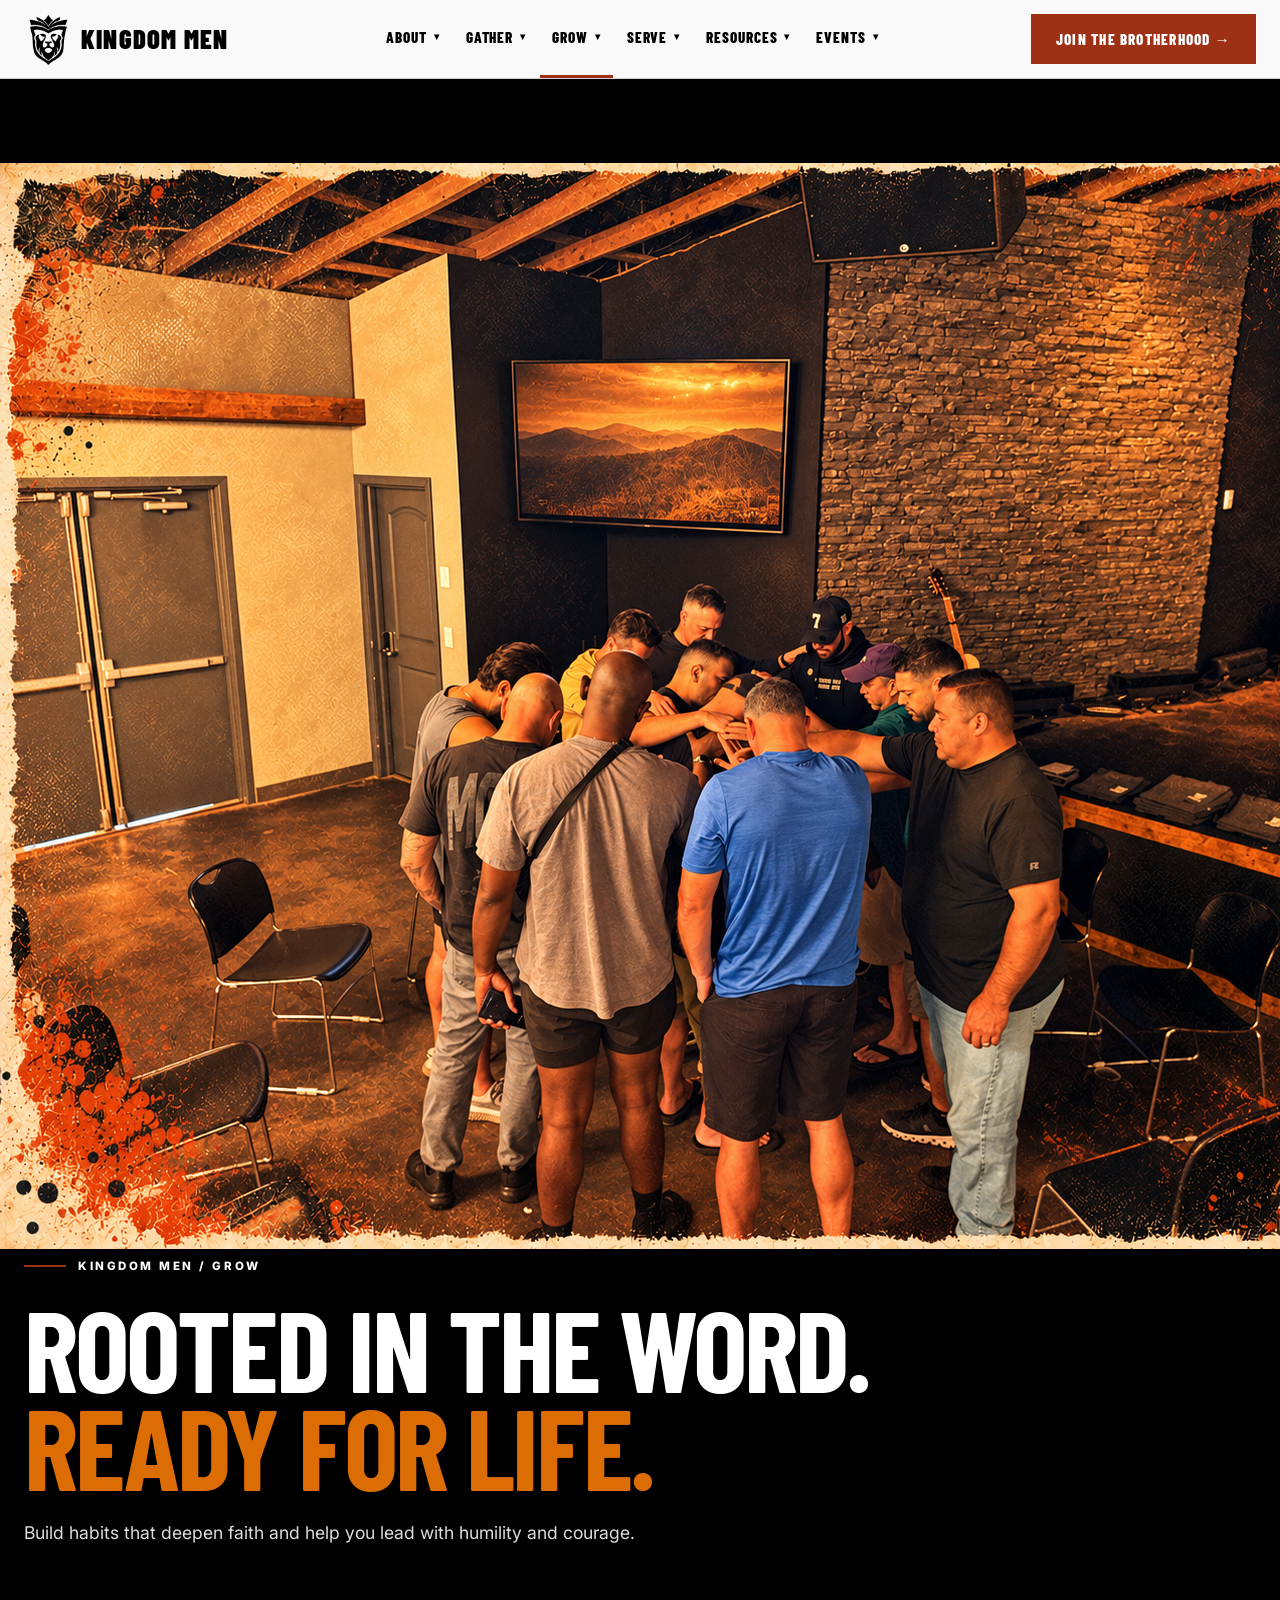
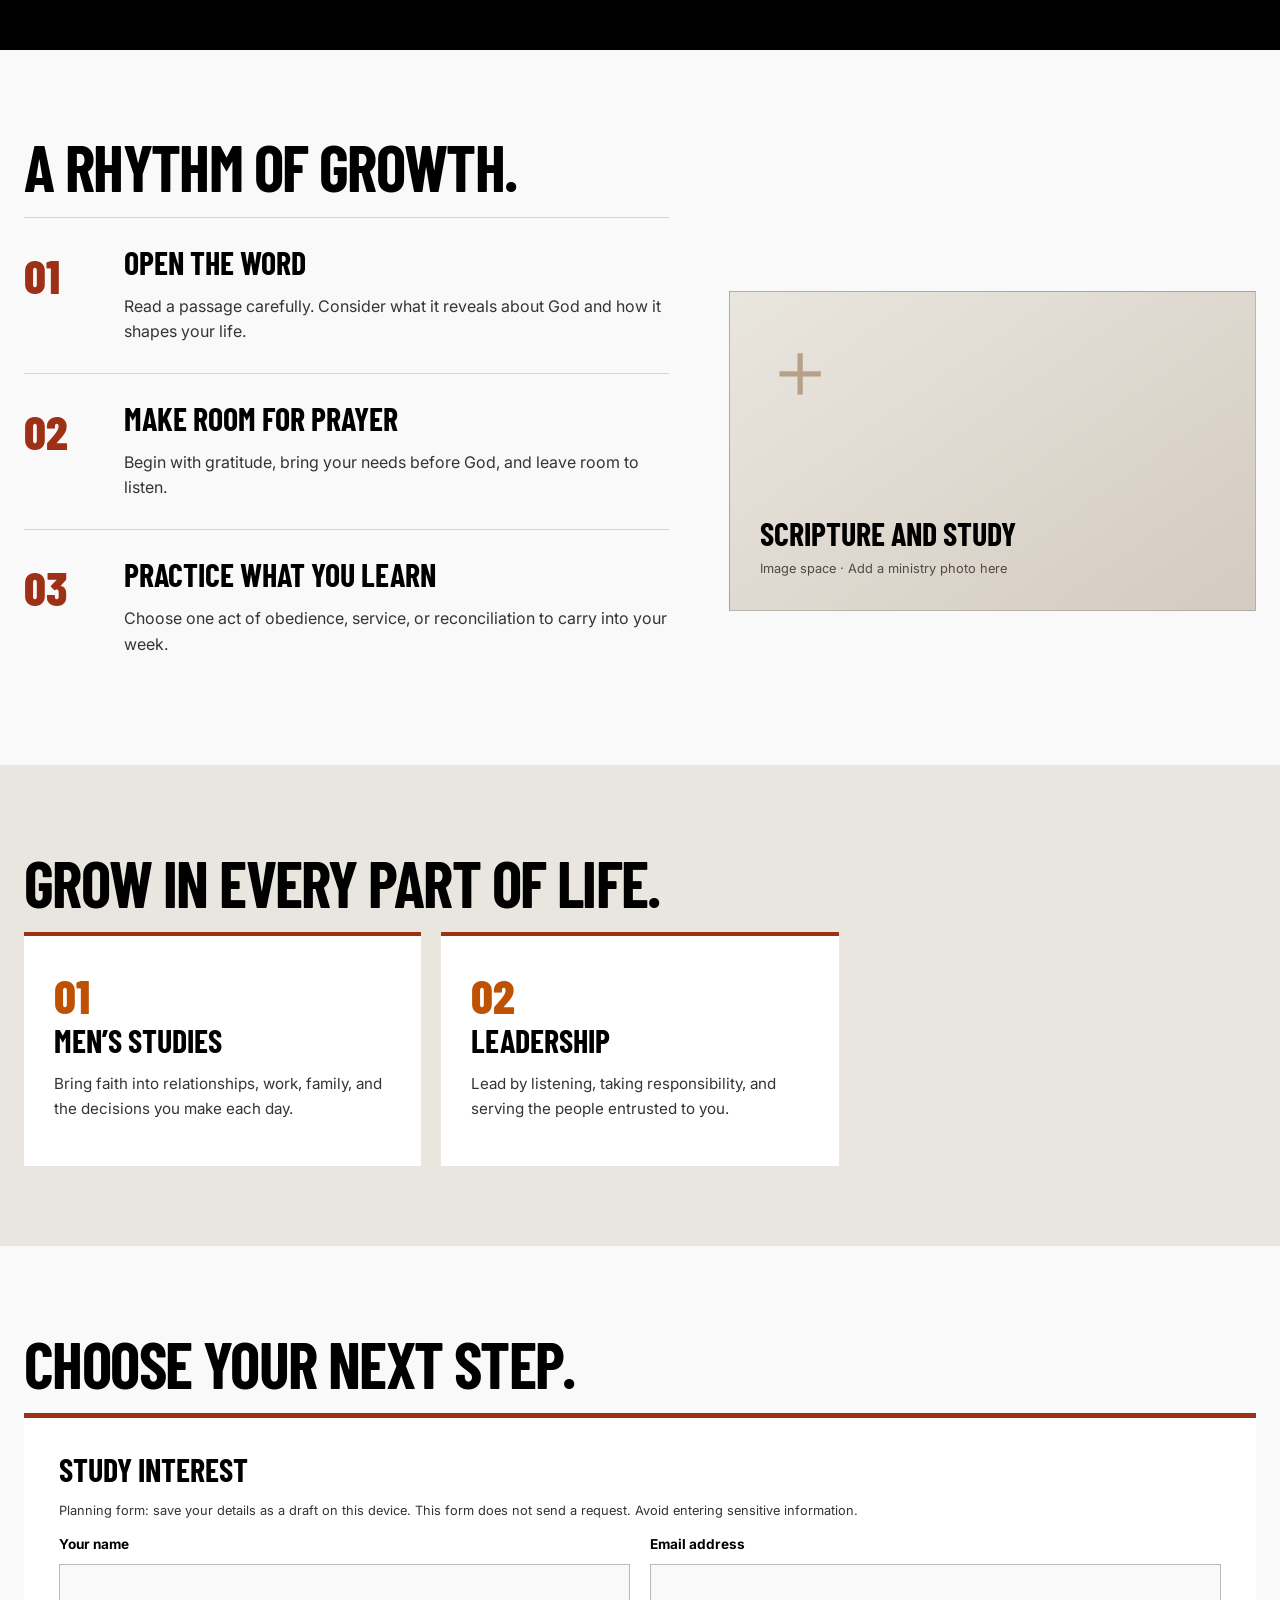
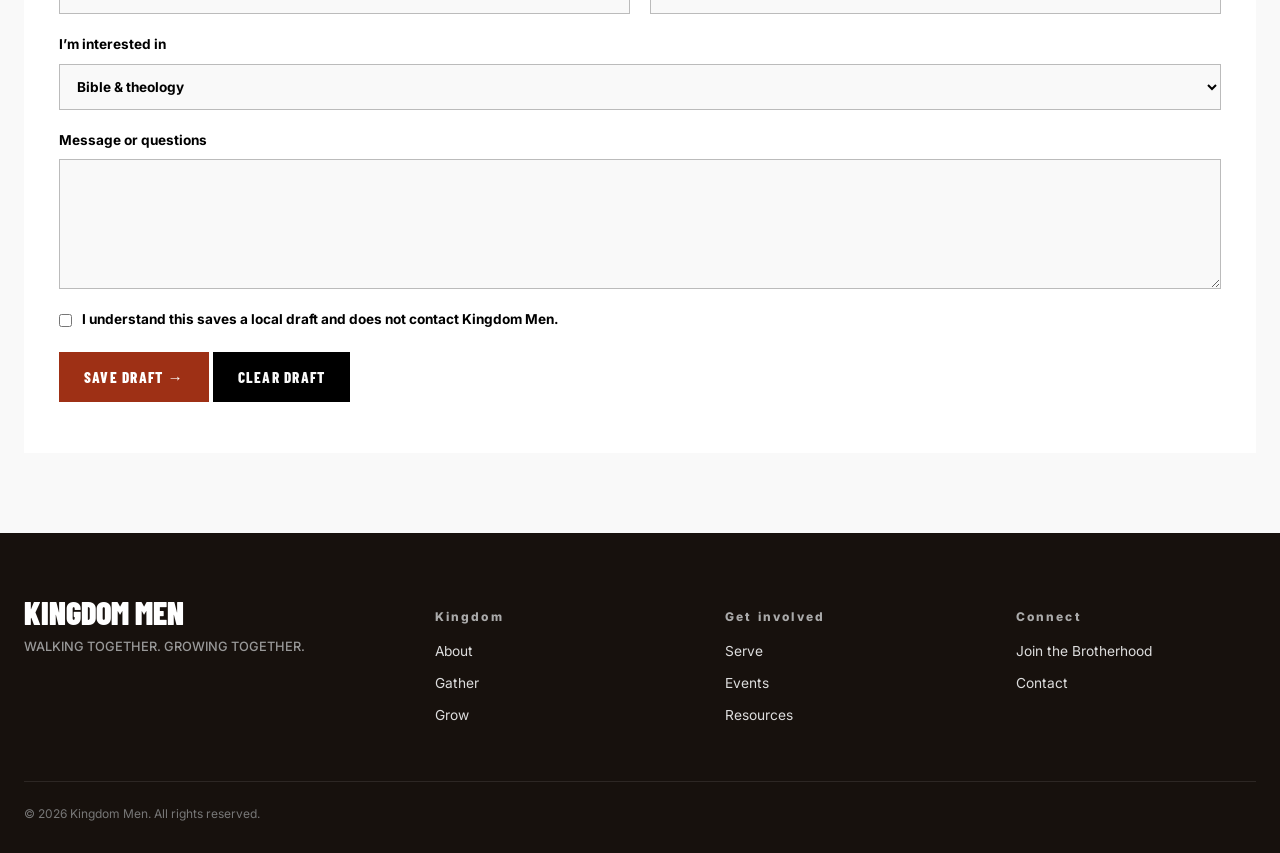
<file: grow.html>
<!DOCTYPE html><html lang="en"><head><meta charset="UTF-8"><meta name="viewport" content="width=device-width, initial-scale=1.0"><title>Grow | Kingdom Men</title><meta name="description" content="Explore grow with Kingdom Men. Walking together. Growing together."><link rel="preconnect" href="https://fonts.googleapis.com"><link rel="preconnect" href="https://fonts.gstatic.com" crossorigin><link href="https://fonts.googleapis.com/css2?family=Barlow+Condensed:wght@500;600;700;800;900&family=Inter:wght@400;500;600;700&display=swap" rel="stylesheet"><link rel="stylesheet" href="styles.css"><script src="site.js" defer></script></head><body><a class="skip" href="#main">Skip to content</a><header class="site-header"><div class="container navbar"><a class="brand" href="index.html"><img src="kingdom-mark.png" alt=""><span class="brand-name">Kingdom Men</span></a><nav class="nav" aria-label="Main navigation"><div class="nav-item"><a class="nav-link" href="about.html">About <span class="chev">▾</span></a><div class="dropdown"><a href="about.html#our-story">Our Story</a><a href="about.html#our-mission">Our Mission</a><a href="about.html#what-we-believe">What We Believe</a><a href="about.html#leadership">Leadership</a><a href="about.html#kingdom-men-values">Kingdom Men Values</a><a href="contact.html">Contact</a></div></div><div class="nav-item"><a class="nav-link" href="gather.html">Gather <span class="chev">▾</span></a><div class="dropdown"><a href="gather.html#men-s-groups">Men’s Groups</a><a href="gather.html#small-groups">Small Groups</a><a href="gather.html#bible-studies">Bible Studies</a><a href="gather.html#prayer">Prayer</a><a href="gather.html#local-chapters">Local Chapters</a><a href="gather.html#find-a-group">Find a Group</a></div></div><div class="nav-item"><a class="nav-link" href="grow.html">Grow <span class="chev">▾</span></a><div class="dropdown"><a href="grow.html#bible-theology">Bible & Theology</a><a href="grow.html#devotionals">Devotionals</a><a href="grow.html#discipleship">Discipleship</a><a href="grow.html#men-s-studies">Men’s Studies</a><a href="grow.html#leadership">Leadership</a><a href="grow.html#spiritual-disciplines">Spiritual Disciplines</a></div></div><div class="nav-item"><a class="nav-link" href="serve.html">Serve <span class="chev">▾</span></a><div class="dropdown"><a href="serve.html#serve-together">Serve Together</a><a href="serve.html#community-outreach">Community Outreach</a><a href="serve.html#missions">Missions</a><a href="serve.html#church-partnerships">Church Partnerships</a><a href="serve.html#volunteer">Volunteer</a><a href="serve.html#give-back">Give Back</a></div></div><div class="nav-item"><a class="nav-link" href="resources.html">Resources <span class="chev">▾</span></a><div class="dropdown"><a href="resources.html#articles">Articles</a><a href="resources.html#podcasts">Podcasts</a><a href="resources.html#videos">Videos</a><a href="resources.html#downloads">Downloads</a><a href="resources.html#scripture">Scripture</a><a href="resources.html#recommended-reading">Recommended Reading</a></div></div><div class="nav-item"><a class="nav-link" href="events.html">Events <span class="chev">▾</span></a><div class="dropdown"><a href="events.html#upcoming-events">Upcoming Events</a><a href="events.html#men-s-retreats">Men’s Retreats</a><a href="events.html#conferences">Conferences</a><a href="events.html#brotherhood-nights">Brotherhood Nights</a><a href="events.html#outdoor-events">Outdoor Events</a><a href="events.html#event-calendar">Event Calendar</a></div></div></nav><a class="btn btn-red header-cta" href="join.html">Join the Brotherhood →</a><button class="mobile-toggle" aria-label="Open menu" aria-expanded="false" aria-controls="mobileMenu">☰</button></div><div id="mobileMenu" hidden style="background:white;padding:20px 24px;max-height:calc(100dvh - 70px);overflow:auto"><a class="btn btn-red" href="join.html">Join the Brotherhood →</a><details><summary>About</summary><a href="about.html">Explore About →</a><a href="about.html#our-story">Our Story</a><a href="about.html#our-mission">Our Mission</a><a href="about.html#what-we-believe">What We Believe</a><a href="about.html#leadership">Leadership</a><a href="about.html#kingdom-men-values">Kingdom Men Values</a><a href="contact.html">Contact</a></details><details><summary>Gather</summary><a href="gather.html">Explore Gather →</a><a href="gather.html#men-s-groups">Men’s Groups</a><a href="gather.html#small-groups">Small Groups</a><a href="gather.html#bible-studies">Bible Studies</a><a href="gather.html#prayer">Prayer</a><a href="gather.html#local-chapters">Local Chapters</a><a href="gather.html#find-a-group">Find a Group</a></details><details><summary>Grow</summary><a href="grow.html">Explore Grow →</a><a href="grow.html#bible-theology">Bible & Theology</a><a href="grow.html#devotionals">Devotionals</a><a href="grow.html#discipleship">Discipleship</a><a href="grow.html#men-s-studies">Men’s Studies</a><a href="grow.html#leadership">Leadership</a><a href="grow.html#spiritual-disciplines">Spiritual Disciplines</a></details><details><summary>Serve</summary><a href="serve.html">Explore Serve →</a><a href="serve.html#serve-together">Serve Together</a><a href="serve.html#community-outreach">Community Outreach</a><a href="serve.html#missions">Missions</a><a href="serve.html#church-partnerships">Church Partnerships</a><a href="serve.html#volunteer">Volunteer</a><a href="serve.html#give-back">Give Back</a></details><details><summary>Resources</summary><a href="resources.html">Explore Resources →</a><a href="resources.html#articles">Articles</a><a href="resources.html#podcasts">Podcasts</a><a href="resources.html#videos">Videos</a><a href="resources.html#downloads">Downloads</a><a href="resources.html#scripture">Scripture</a><a href="resources.html#recommended-reading">Recommended Reading</a></details><details><summary>Events</summary><a href="events.html">Explore Events →</a><a href="events.html#upcoming-events">Upcoming Events</a><a href="events.html#men-s-retreats">Men’s Retreats</a><a href="events.html#conferences">Conferences</a><a href="events.html#brotherhood-nights">Brotherhood Nights</a><a href="events.html#outdoor-events">Outdoor Events</a><a href="events.html#event-calendar">Event Calendar</a></details></div></header><main id="main" class="page-main"><section class="page-hero grow-hero"><img class="grow-hero-image" src="grow-hero.png" alt="Men gathered in a prayer circle, illustrated in warm amber and charcoal with distressed ink texture" fetchpriority="high"><div class="container"><div class="eyebrow">Kingdom Men / Grow</div><h1>Rooted in the Word.<br><span class="accent">Ready for life.</span></h1><p>Build habits that deepen faith and help you lead with humility and courage.</p></div></section><section id="discipleship" class="page-section "><div class="container"><h2>A rhythm of growth.</h2><div class="split"><div class="steps"><article class="step" id="bible-theology"><div><h3>Open the Word</h3><p>Read a passage carefully. Consider what it reveals about God and how it shapes your life.</p></div></article><article class="step" id="devotionals"><div><h3>Make room for prayer</h3><p>Begin with gratitude, bring your needs before God, and leave room to listen.</p></div></article><article class="step" id="spiritual-disciplines"><div><h3>Practice what you learn</h3><p>Choose one act of obedience, service, or reconciliation to carry into your week.</p></div></article></div><div class="image-space" role="img" aria-label="Image placeholder: Scripture and study"><strong>Scripture and study</strong><span>Image space · Add a ministry photo here</span></div></div></div></section><section id="growth-areas" class="page-section muted-section"><div class="container"><h2>Grow in every part of life.</h2><div class="tile-grid"><article class="tile" id="men-s-studies"><div class="number">01</div><h3>Men’s Studies</h3><p>Bring faith into relationships, work, family, and the decisions you make each day.</p></article><article class="tile" id="leadership"><div class="number">02</div><h3>Leadership</h3><p>Lead by listening, taking responsibility, and serving the people entrusted to you.</p></article></div></div></section><section id="study-interest" class="page-section "><div class="container"><h2>Choose your next step.</h2><form class="form-panel" data-draft="study"><h3>Study interest</h3><p class="form-note">Planning form: save your details as a draft on this device. This form does not send a request. Avoid entering sensitive information.</p><div class="form-grid"><label>Your name<input name="name" autocomplete="name" required maxlength="100"></label><label>Email address<input name="email" type="email" autocomplete="email" required></label><label class="full">I’m interested in<select name="interest"><option>Bible & theology</option><option>Discipleship</option><option>Men’s studies</option><option>Leadership</option><option>Spiritual disciplines</option></select></label><label class="full">Message or questions<textarea name="message" maxlength="2000"></textarea></label><label class="check full"><input type="checkbox" required> I understand this saves a local draft and does not contact Kingdom Men.</label><div class="full"><button class="btn btn-red" type="submit">Save draft →</button> <button class="btn btn-dark clear-draft" type="button">Clear draft</button><p class="form-status" role="status" aria-live="polite"></p></div></div></form></div></section></main><footer><div class="container"><div class="footer-grid"><div class="footer-brand">Kingdom Men<small>Walking Together. Growing Together.</small></div><div><h4>Kingdom</h4><a href="about.html">About</a><a href="gather.html">Gather</a><a href="grow.html">Grow</a></div><div><h4>Get involved</h4><a href="serve.html">Serve</a><a href="events.html">Events</a><a href="resources.html">Resources</a></div><div><h4>Connect</h4><a href="join.html">Join the Brotherhood</a><a href="contact.html">Contact</a></div></div><div class="copyright">© 2026 Kingdom Men. All rights reserved.</div></div></footer></body></html>
</file>
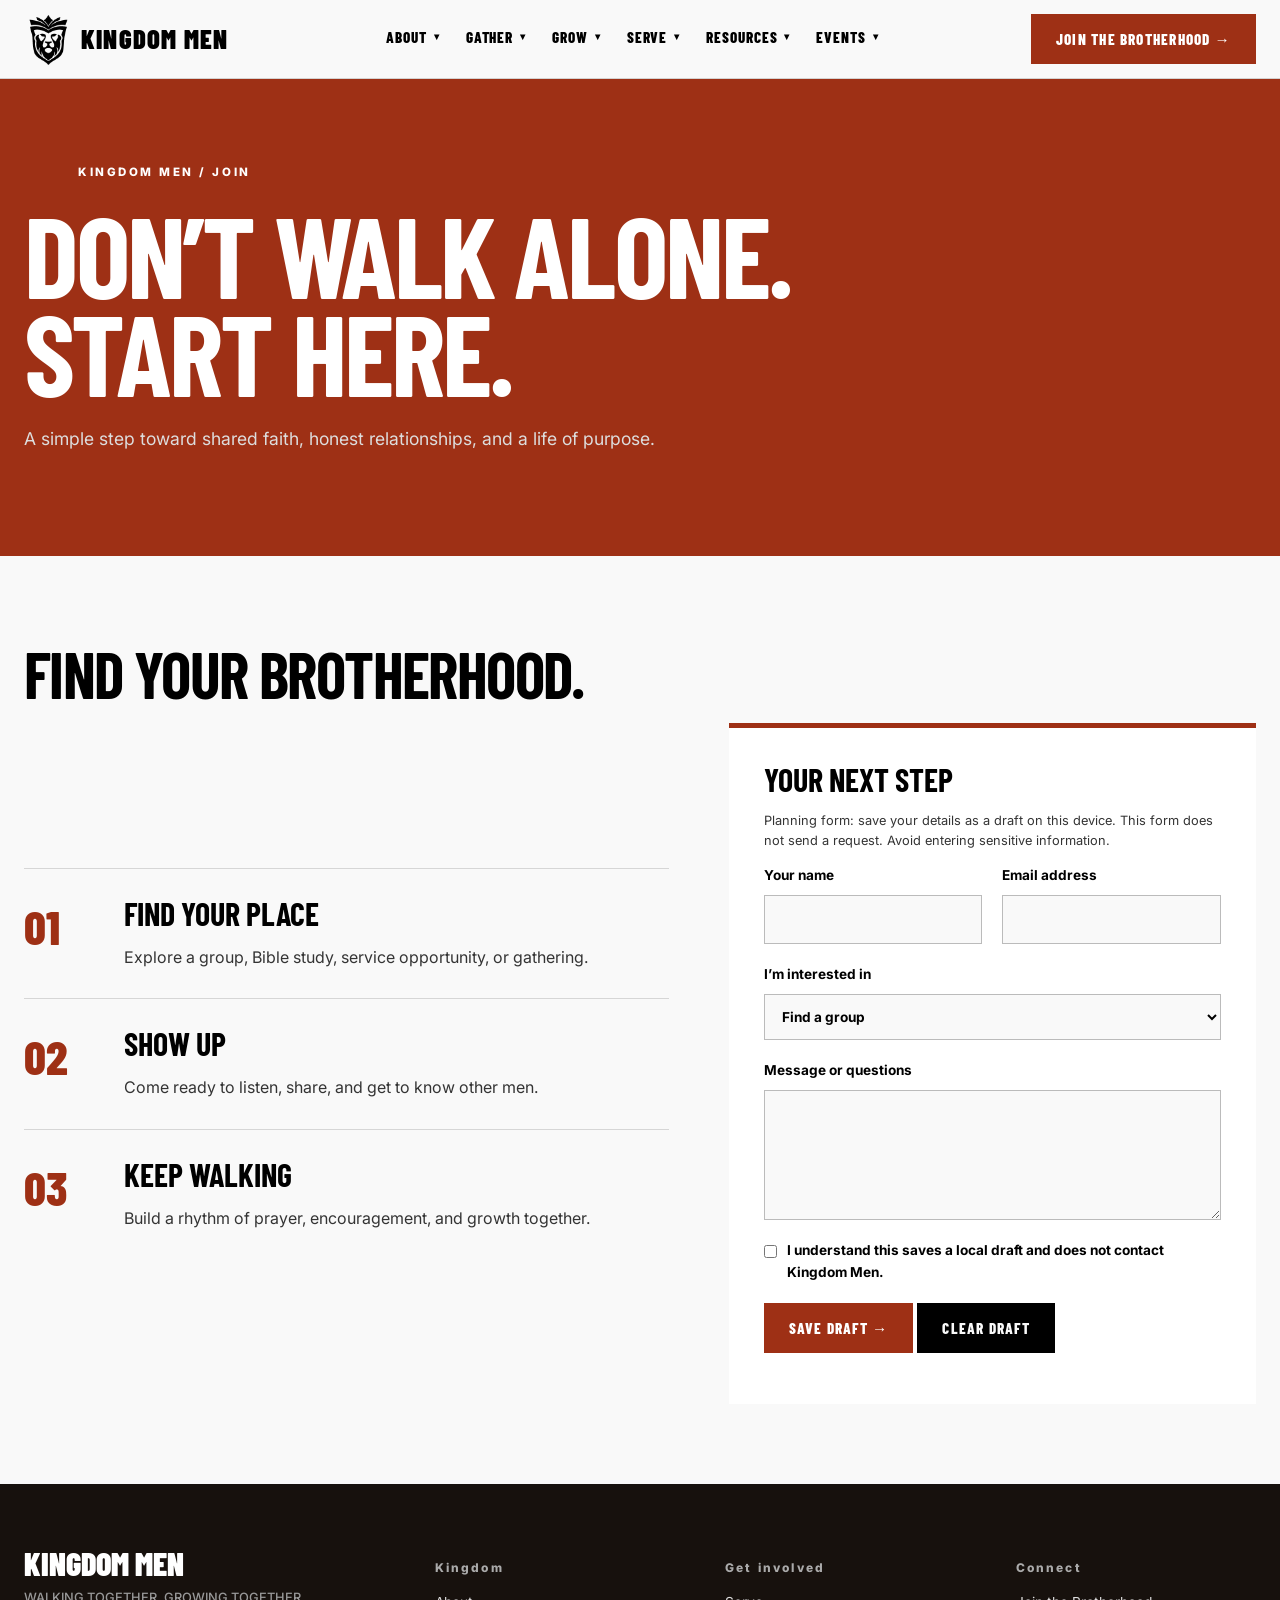
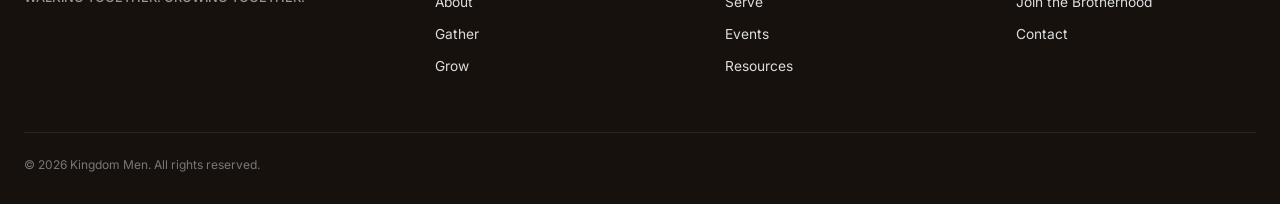
<file: join.html>
<!DOCTYPE html><html lang="en"><head><meta charset="UTF-8"><meta name="viewport" content="width=device-width, initial-scale=1.0"><title>Join | Kingdom Men</title><meta name="description" content="Explore join with Kingdom Men. Walking together. Growing together."><link rel="preconnect" href="https://fonts.googleapis.com"><link rel="preconnect" href="https://fonts.gstatic.com" crossorigin><link href="https://fonts.googleapis.com/css2?family=Barlow+Condensed:wght@500;600;700;800;900&family=Inter:wght@400;500;600;700&display=swap" rel="stylesheet"><link rel="stylesheet" href="styles.css"><script src="site.js" defer></script></head><body><a class="skip" href="#main">Skip to content</a><header class="site-header"><div class="container navbar"><a class="brand" href="index.html"><img src="kingdom-mark.png" alt=""><span class="brand-name">Kingdom Men</span></a><nav class="nav" aria-label="Main navigation"><div class="nav-item"><a class="nav-link" href="about.html">About <span class="chev">▾</span></a><div class="dropdown"><a href="about.html#our-story">Our Story</a><a href="about.html#our-mission">Our Mission</a><a href="about.html#what-we-believe">What We Believe</a><a href="about.html#leadership">Leadership</a><a href="about.html#kingdom-men-values">Kingdom Men Values</a><a href="contact.html">Contact</a></div></div><div class="nav-item"><a class="nav-link" href="gather.html">Gather <span class="chev">▾</span></a><div class="dropdown"><a href="gather.html#men-s-groups">Men’s Groups</a><a href="gather.html#small-groups">Small Groups</a><a href="gather.html#bible-studies">Bible Studies</a><a href="gather.html#prayer">Prayer</a><a href="gather.html#local-chapters">Local Chapters</a><a href="gather.html#find-a-group">Find a Group</a></div></div><div class="nav-item"><a class="nav-link" href="grow.html">Grow <span class="chev">▾</span></a><div class="dropdown"><a href="grow.html#bible-theology">Bible & Theology</a><a href="grow.html#devotionals">Devotionals</a><a href="grow.html#discipleship">Discipleship</a><a href="grow.html#men-s-studies">Men’s Studies</a><a href="grow.html#leadership">Leadership</a><a href="grow.html#spiritual-disciplines">Spiritual Disciplines</a></div></div><div class="nav-item"><a class="nav-link" href="serve.html">Serve <span class="chev">▾</span></a><div class="dropdown"><a href="serve.html#serve-together">Serve Together</a><a href="serve.html#community-outreach">Community Outreach</a><a href="serve.html#missions">Missions</a><a href="serve.html#church-partnerships">Church Partnerships</a><a href="serve.html#volunteer">Volunteer</a><a href="serve.html#give-back">Give Back</a></div></div><div class="nav-item"><a class="nav-link" href="resources.html">Resources <span class="chev">▾</span></a><div class="dropdown"><a href="resources.html#articles">Articles</a><a href="resources.html#podcasts">Podcasts</a><a href="resources.html#videos">Videos</a><a href="resources.html#downloads">Downloads</a><a href="resources.html#scripture">Scripture</a><a href="resources.html#recommended-reading">Recommended Reading</a></div></div><div class="nav-item"><a class="nav-link" href="events.html">Events <span class="chev">▾</span></a><div class="dropdown"><a href="events.html#upcoming-events">Upcoming Events</a><a href="events.html#men-s-retreats">Men’s Retreats</a><a href="events.html#conferences">Conferences</a><a href="events.html#brotherhood-nights">Brotherhood Nights</a><a href="events.html#outdoor-events">Outdoor Events</a><a href="events.html#event-calendar">Event Calendar</a></div></div></nav><a class="btn btn-red header-cta" href="join.html">Join the Brotherhood →</a><button class="mobile-toggle" aria-label="Open menu" aria-expanded="false" aria-controls="mobileMenu">☰</button></div><div id="mobileMenu" hidden style="background:white;padding:20px 24px;max-height:calc(100dvh - 70px);overflow:auto"><a class="btn btn-red" href="join.html">Join the Brotherhood →</a><details><summary>About</summary><a href="about.html">Explore About →</a><a href="about.html#our-story">Our Story</a><a href="about.html#our-mission">Our Mission</a><a href="about.html#what-we-believe">What We Believe</a><a href="about.html#leadership">Leadership</a><a href="about.html#kingdom-men-values">Kingdom Men Values</a><a href="contact.html">Contact</a></details><details><summary>Gather</summary><a href="gather.html">Explore Gather →</a><a href="gather.html#men-s-groups">Men’s Groups</a><a href="gather.html#small-groups">Small Groups</a><a href="gather.html#bible-studies">Bible Studies</a><a href="gather.html#prayer">Prayer</a><a href="gather.html#local-chapters">Local Chapters</a><a href="gather.html#find-a-group">Find a Group</a></details><details><summary>Grow</summary><a href="grow.html">Explore Grow →</a><a href="grow.html#bible-theology">Bible & Theology</a><a href="grow.html#devotionals">Devotionals</a><a href="grow.html#discipleship">Discipleship</a><a href="grow.html#men-s-studies">Men’s Studies</a><a href="grow.html#leadership">Leadership</a><a href="grow.html#spiritual-disciplines">Spiritual Disciplines</a></details><details><summary>Serve</summary><a href="serve.html">Explore Serve →</a><a href="serve.html#serve-together">Serve Together</a><a href="serve.html#community-outreach">Community Outreach</a><a href="serve.html#missions">Missions</a><a href="serve.html#church-partnerships">Church Partnerships</a><a href="serve.html#volunteer">Volunteer</a><a href="serve.html#give-back">Give Back</a></details><details><summary>Resources</summary><a href="resources.html">Explore Resources →</a><a href="resources.html#articles">Articles</a><a href="resources.html#podcasts">Podcasts</a><a href="resources.html#videos">Videos</a><a href="resources.html#downloads">Downloads</a><a href="resources.html#scripture">Scripture</a><a href="resources.html#recommended-reading">Recommended Reading</a></details><details><summary>Events</summary><a href="events.html">Explore Events →</a><a href="events.html#upcoming-events">Upcoming Events</a><a href="events.html#men-s-retreats">Men’s Retreats</a><a href="events.html#conferences">Conferences</a><a href="events.html#brotherhood-nights">Brotherhood Nights</a><a href="events.html#outdoor-events">Outdoor Events</a><a href="events.html#event-calendar">Event Calendar</a></details></div></header><main id="main" class="page-main"><section class="page-hero rust"><div class="container"><div class="eyebrow">Kingdom Men / Join</div><h1>Don’t walk alone.<br><span class="accent">Start here.</span></h1><p>A simple step toward shared faith, honest relationships, and a life of purpose.</p></div></section><section id="join" class="page-section "><div class="container"><h2>Find your brotherhood.</h2><div class="split"><div class="steps"><article class="step"><div><h3>Find your place</h3><p>Explore a group, Bible study, service opportunity, or gathering.</p></div></article><article class="step"><div><h3>Show up</h3><p>Come ready to listen, share, and get to know other men.</p></div></article><article class="step"><div><h3>Keep walking</h3><p>Build a rhythm of prayer, encouragement, and growth together.</p></div></article></div><form class="form-panel" data-draft="join"><h3>Your next step</h3><p class="form-note">Planning form: save your details as a draft on this device. This form does not send a request. Avoid entering sensitive information.</p><div class="form-grid"><label>Your name<input name="name" autocomplete="name" required maxlength="100"></label><label>Email address<input name="email" type="email" autocomplete="email" required></label><label class="full">I’m interested in<select name="interest"><option>Find a group</option><option>Explore a study</option><option>Serve together</option><option>Attend an event</option></select></label><label class="full">Message or questions<textarea name="message" maxlength="2000"></textarea></label><label class="check full"><input type="checkbox" required> I understand this saves a local draft and does not contact Kingdom Men.</label><div class="full"><button class="btn btn-red" type="submit">Save draft →</button> <button class="btn btn-dark clear-draft" type="button">Clear draft</button><p class="form-status" role="status" aria-live="polite"></p></div></div></form></div></div></section></main><footer><div class="container"><div class="footer-grid"><div class="footer-brand">Kingdom Men<small>Walking Together. Growing Together.</small></div><div><h4>Kingdom</h4><a href="about.html">About</a><a href="gather.html">Gather</a><a href="grow.html">Grow</a></div><div><h4>Get involved</h4><a href="serve.html">Serve</a><a href="events.html">Events</a><a href="resources.html">Resources</a></div><div><h4>Connect</h4><a href="join.html">Join the Brotherhood</a><a href="contact.html">Contact</a></div></div><div class="copyright">© 2026 Kingdom Men. All rights reserved.</div></div></footer></body></html>
</file>
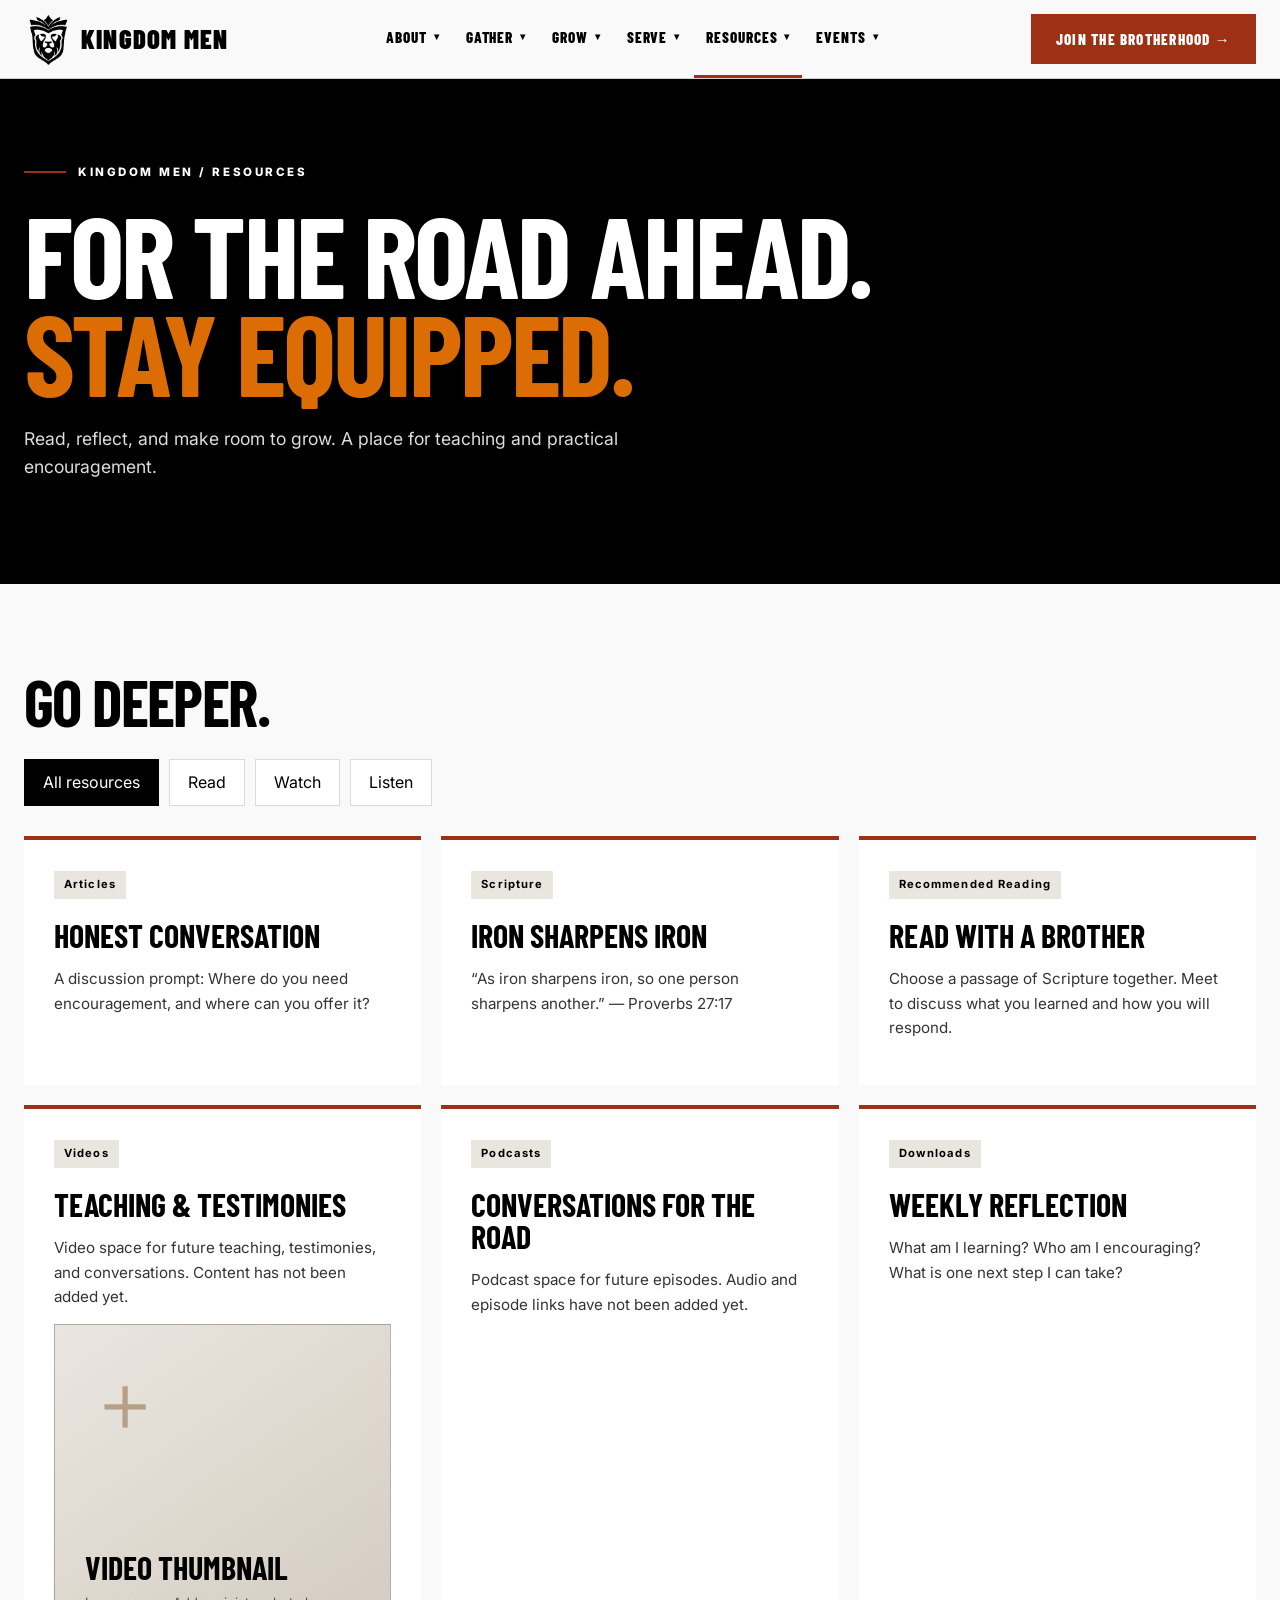
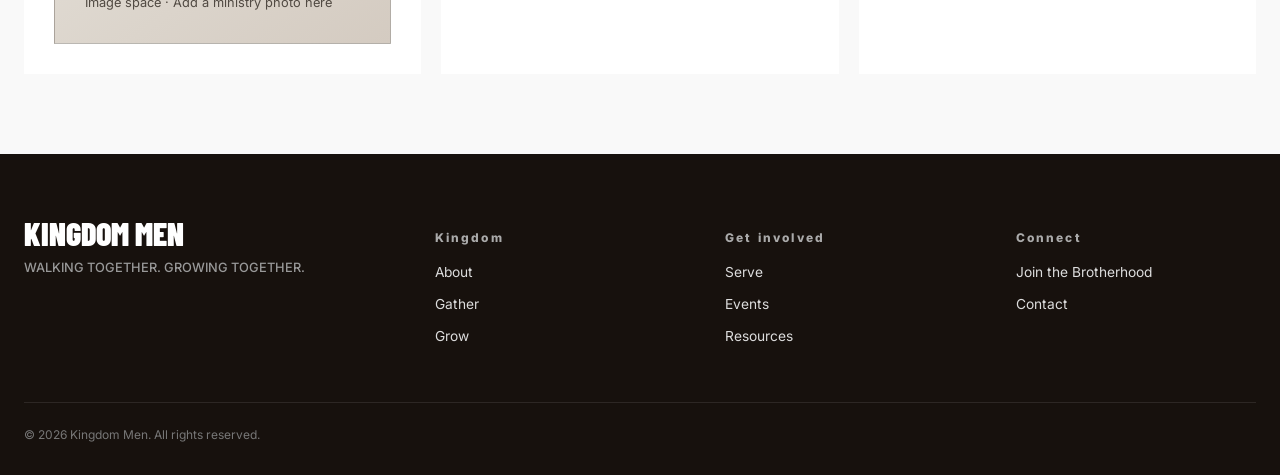
<file: resources.html>
<!DOCTYPE html><html lang="en"><head><meta charset="UTF-8"><meta name="viewport" content="width=device-width, initial-scale=1.0"><title>Resources | Kingdom Men</title><meta name="description" content="Explore resources with Kingdom Men. Walking together. Growing together."><link rel="preconnect" href="https://fonts.googleapis.com"><link rel="preconnect" href="https://fonts.gstatic.com" crossorigin><link href="https://fonts.googleapis.com/css2?family=Barlow+Condensed:wght@500;600;700;800;900&family=Inter:wght@400;500;600;700&display=swap" rel="stylesheet"><link rel="stylesheet" href="styles.css"><script src="site.js" defer></script></head><body><a class="skip" href="#main">Skip to content</a><header class="site-header"><div class="container navbar"><a class="brand" href="index.html"><img src="kingdom-mark.png" alt=""><span class="brand-name">Kingdom Men</span></a><nav class="nav" aria-label="Main navigation"><div class="nav-item"><a class="nav-link" href="about.html">About <span class="chev">▾</span></a><div class="dropdown"><a href="about.html#our-story">Our Story</a><a href="about.html#our-mission">Our Mission</a><a href="about.html#what-we-believe">What We Believe</a><a href="about.html#leadership">Leadership</a><a href="about.html#kingdom-men-values">Kingdom Men Values</a><a href="contact.html">Contact</a></div></div><div class="nav-item"><a class="nav-link" href="gather.html">Gather <span class="chev">▾</span></a><div class="dropdown"><a href="gather.html#men-s-groups">Men’s Groups</a><a href="gather.html#small-groups">Small Groups</a><a href="gather.html#bible-studies">Bible Studies</a><a href="gather.html#prayer">Prayer</a><a href="gather.html#local-chapters">Local Chapters</a><a href="gather.html#find-a-group">Find a Group</a></div></div><div class="nav-item"><a class="nav-link" href="grow.html">Grow <span class="chev">▾</span></a><div class="dropdown"><a href="grow.html#bible-theology">Bible & Theology</a><a href="grow.html#devotionals">Devotionals</a><a href="grow.html#discipleship">Discipleship</a><a href="grow.html#men-s-studies">Men’s Studies</a><a href="grow.html#leadership">Leadership</a><a href="grow.html#spiritual-disciplines">Spiritual Disciplines</a></div></div><div class="nav-item"><a class="nav-link" href="serve.html">Serve <span class="chev">▾</span></a><div class="dropdown"><a href="serve.html#serve-together">Serve Together</a><a href="serve.html#community-outreach">Community Outreach</a><a href="serve.html#missions">Missions</a><a href="serve.html#church-partnerships">Church Partnerships</a><a href="serve.html#volunteer">Volunteer</a><a href="serve.html#give-back">Give Back</a></div></div><div class="nav-item"><a class="nav-link" href="resources.html">Resources <span class="chev">▾</span></a><div class="dropdown"><a href="resources.html#articles">Articles</a><a href="resources.html#podcasts">Podcasts</a><a href="resources.html#videos">Videos</a><a href="resources.html#downloads">Downloads</a><a href="resources.html#scripture">Scripture</a><a href="resources.html#recommended-reading">Recommended Reading</a></div></div><div class="nav-item"><a class="nav-link" href="events.html">Events <span class="chev">▾</span></a><div class="dropdown"><a href="events.html#upcoming-events">Upcoming Events</a><a href="events.html#men-s-retreats">Men’s Retreats</a><a href="events.html#conferences">Conferences</a><a href="events.html#brotherhood-nights">Brotherhood Nights</a><a href="events.html#outdoor-events">Outdoor Events</a><a href="events.html#event-calendar">Event Calendar</a></div></div></nav><a class="btn btn-red header-cta" href="join.html">Join the Brotherhood →</a><button class="mobile-toggle" aria-label="Open menu" aria-expanded="false" aria-controls="mobileMenu">☰</button></div><div id="mobileMenu" hidden style="background:white;padding:20px 24px;max-height:calc(100dvh - 70px);overflow:auto"><a class="btn btn-red" href="join.html">Join the Brotherhood →</a><details><summary>About</summary><a href="about.html">Explore About →</a><a href="about.html#our-story">Our Story</a><a href="about.html#our-mission">Our Mission</a><a href="about.html#what-we-believe">What We Believe</a><a href="about.html#leadership">Leadership</a><a href="about.html#kingdom-men-values">Kingdom Men Values</a><a href="contact.html">Contact</a></details><details><summary>Gather</summary><a href="gather.html">Explore Gather →</a><a href="gather.html#men-s-groups">Men’s Groups</a><a href="gather.html#small-groups">Small Groups</a><a href="gather.html#bible-studies">Bible Studies</a><a href="gather.html#prayer">Prayer</a><a href="gather.html#local-chapters">Local Chapters</a><a href="gather.html#find-a-group">Find a Group</a></details><details><summary>Grow</summary><a href="grow.html">Explore Grow →</a><a href="grow.html#bible-theology">Bible & Theology</a><a href="grow.html#devotionals">Devotionals</a><a href="grow.html#discipleship">Discipleship</a><a href="grow.html#men-s-studies">Men’s Studies</a><a href="grow.html#leadership">Leadership</a><a href="grow.html#spiritual-disciplines">Spiritual Disciplines</a></details><details><summary>Serve</summary><a href="serve.html">Explore Serve →</a><a href="serve.html#serve-together">Serve Together</a><a href="serve.html#community-outreach">Community Outreach</a><a href="serve.html#missions">Missions</a><a href="serve.html#church-partnerships">Church Partnerships</a><a href="serve.html#volunteer">Volunteer</a><a href="serve.html#give-back">Give Back</a></details><details><summary>Resources</summary><a href="resources.html">Explore Resources →</a><a href="resources.html#articles">Articles</a><a href="resources.html#podcasts">Podcasts</a><a href="resources.html#videos">Videos</a><a href="resources.html#downloads">Downloads</a><a href="resources.html#scripture">Scripture</a><a href="resources.html#recommended-reading">Recommended Reading</a></details><details><summary>Events</summary><a href="events.html">Explore Events →</a><a href="events.html#upcoming-events">Upcoming Events</a><a href="events.html#men-s-retreats">Men’s Retreats</a><a href="events.html#conferences">Conferences</a><a href="events.html#brotherhood-nights">Brotherhood Nights</a><a href="events.html#outdoor-events">Outdoor Events</a><a href="events.html#event-calendar">Event Calendar</a></details></div></header><main id="main" class="page-main"><section class="page-hero "><div class="container"><div class="eyebrow">Kingdom Men / Resources</div><h1>For the road ahead.<br><span class="accent">Stay equipped.</span></h1><p>Read, reflect, and make room to grow. A place for teaching and practical encouragement.</p></div></section><section id="library" class="page-section "><div class="container"><h2>Go deeper.</h2><div class="filters" role="group" aria-label="Filter resources"><button class="filter" data-filter="all" aria-pressed="true">All resources</button><button class="filter" data-filter="read" aria-pressed="false">Read</button><button class="filter" data-filter="watch" aria-pressed="false">Watch</button><button class="filter" data-filter="listen" aria-pressed="false">Listen</button></div><div class="tile-grid"><article class="tile resource-item" data-kind="read" id="articles"><div class="badge">Articles</div><h3 style="margin-top:20px">Honest conversation</h3><p>A discussion prompt: Where do you need encouragement, and where can you offer it?</p></article><article class="tile resource-item" data-kind="read" id="scripture"><div class="badge">Scripture</div><h3 style="margin-top:20px">Iron sharpens iron</h3><p>“As iron sharpens iron, so one person sharpens another.” — Proverbs 27:17</p></article><article class="tile resource-item" data-kind="read" id="recommended-reading"><div class="badge">Recommended Reading</div><h3 style="margin-top:20px">Read with a brother</h3><p>Choose a passage of Scripture together. Meet to discuss what you learned and how you will respond.</p></article><article class="tile resource-item" data-kind="watch" id="videos"><div class="badge">Videos</div><h3 style="margin-top:20px">Teaching & testimonies</h3><p>Video space for future teaching, testimonies, and conversations. Content has not been added yet.</p><div class="image-space" role="img" aria-label="Image placeholder: Video thumbnail"><strong>Video thumbnail</strong><span>Image space · Add a ministry photo here</span></div></article><article class="tile resource-item" data-kind="listen" id="podcasts"><div class="badge">Podcasts</div><h3 style="margin-top:20px">Conversations for the road</h3><p>Podcast space for future episodes. Audio and episode links have not been added yet.</p></article><article class="tile resource-item" data-kind="read" id="downloads"><div class="badge">Downloads</div><h3 style="margin-top:20px">Weekly reflection</h3><p>What am I learning? Who am I encouraging? What is one next step I can take?</p></article></div></div></section></main><footer><div class="container"><div class="footer-grid"><div class="footer-brand">Kingdom Men<small>Walking Together. Growing Together.</small></div><div><h4>Kingdom</h4><a href="about.html">About</a><a href="gather.html">Gather</a><a href="grow.html">Grow</a></div><div><h4>Get involved</h4><a href="serve.html">Serve</a><a href="events.html">Events</a><a href="resources.html">Resources</a></div><div><h4>Connect</h4><a href="join.html">Join the Brotherhood</a><a href="contact.html">Contact</a></div></div><div class="copyright">© 2026 Kingdom Men. All rights reserved.</div></div></footer></body></html>
</file>
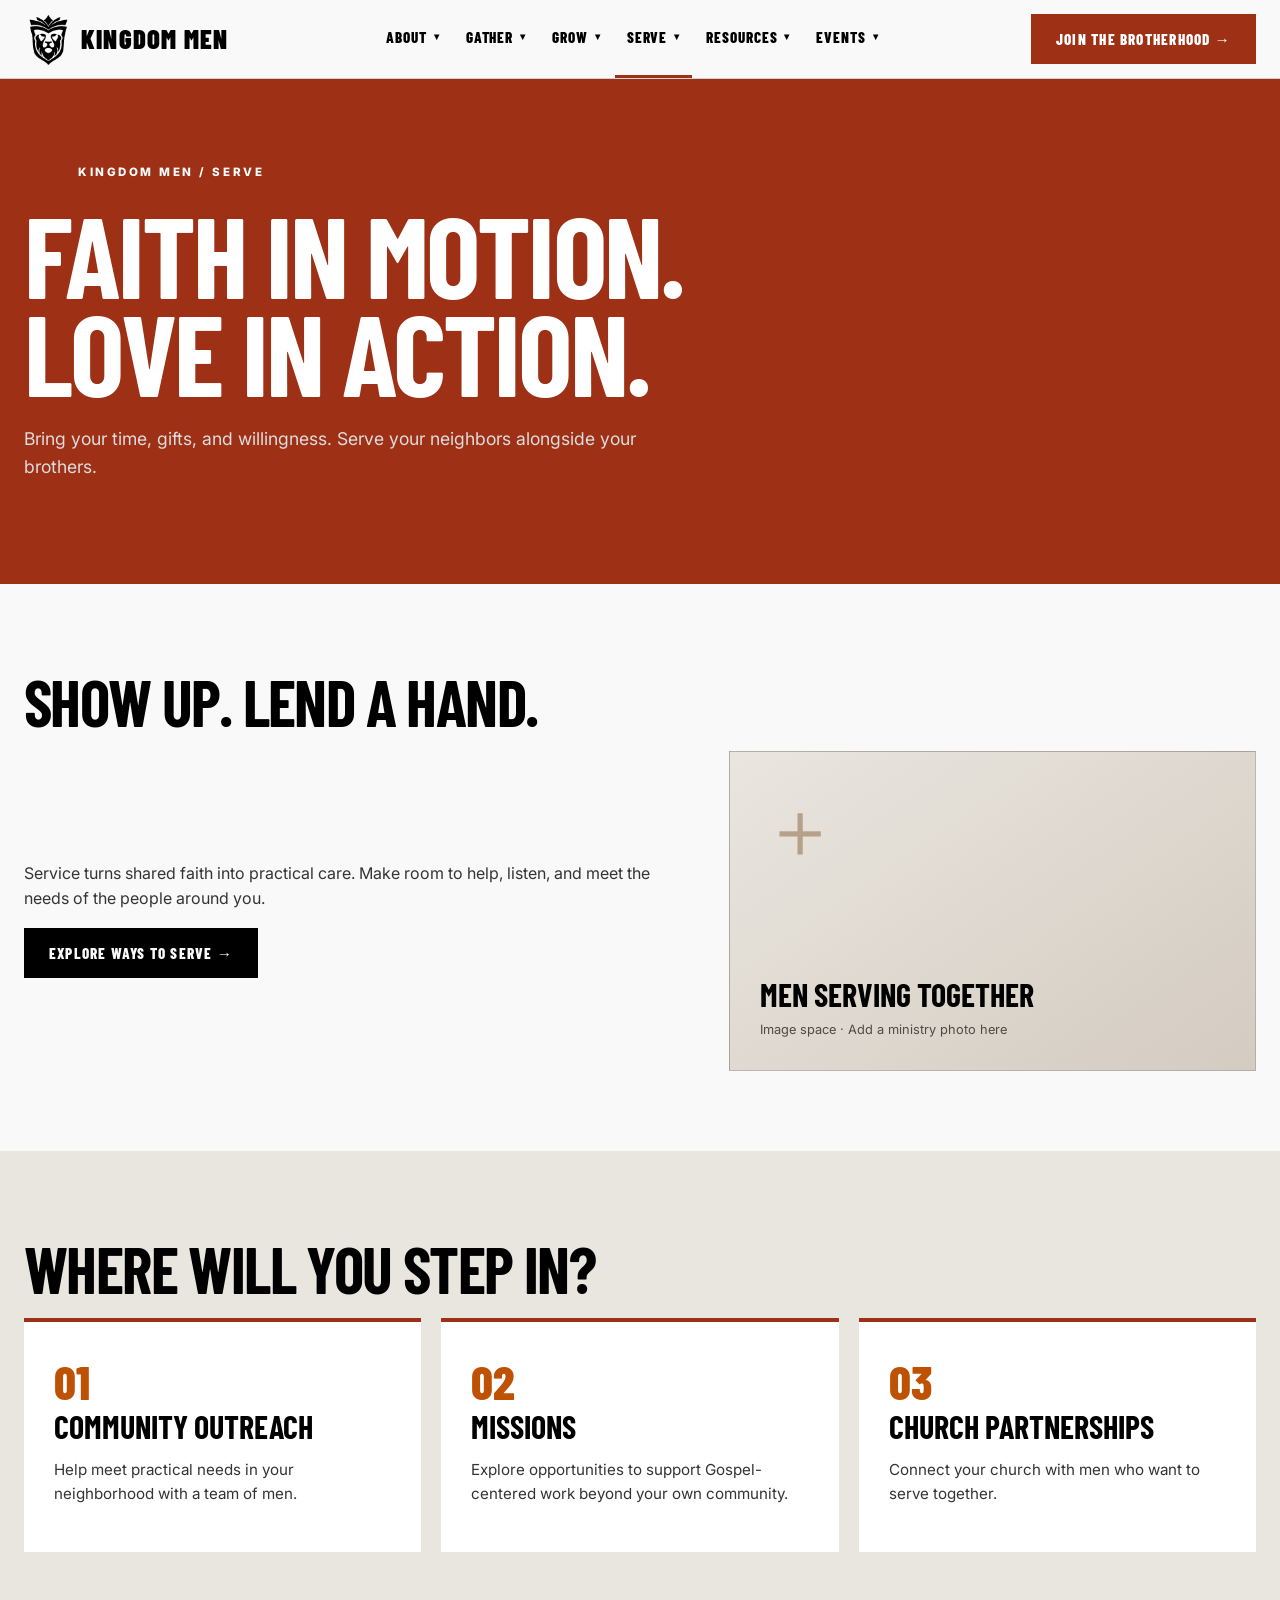
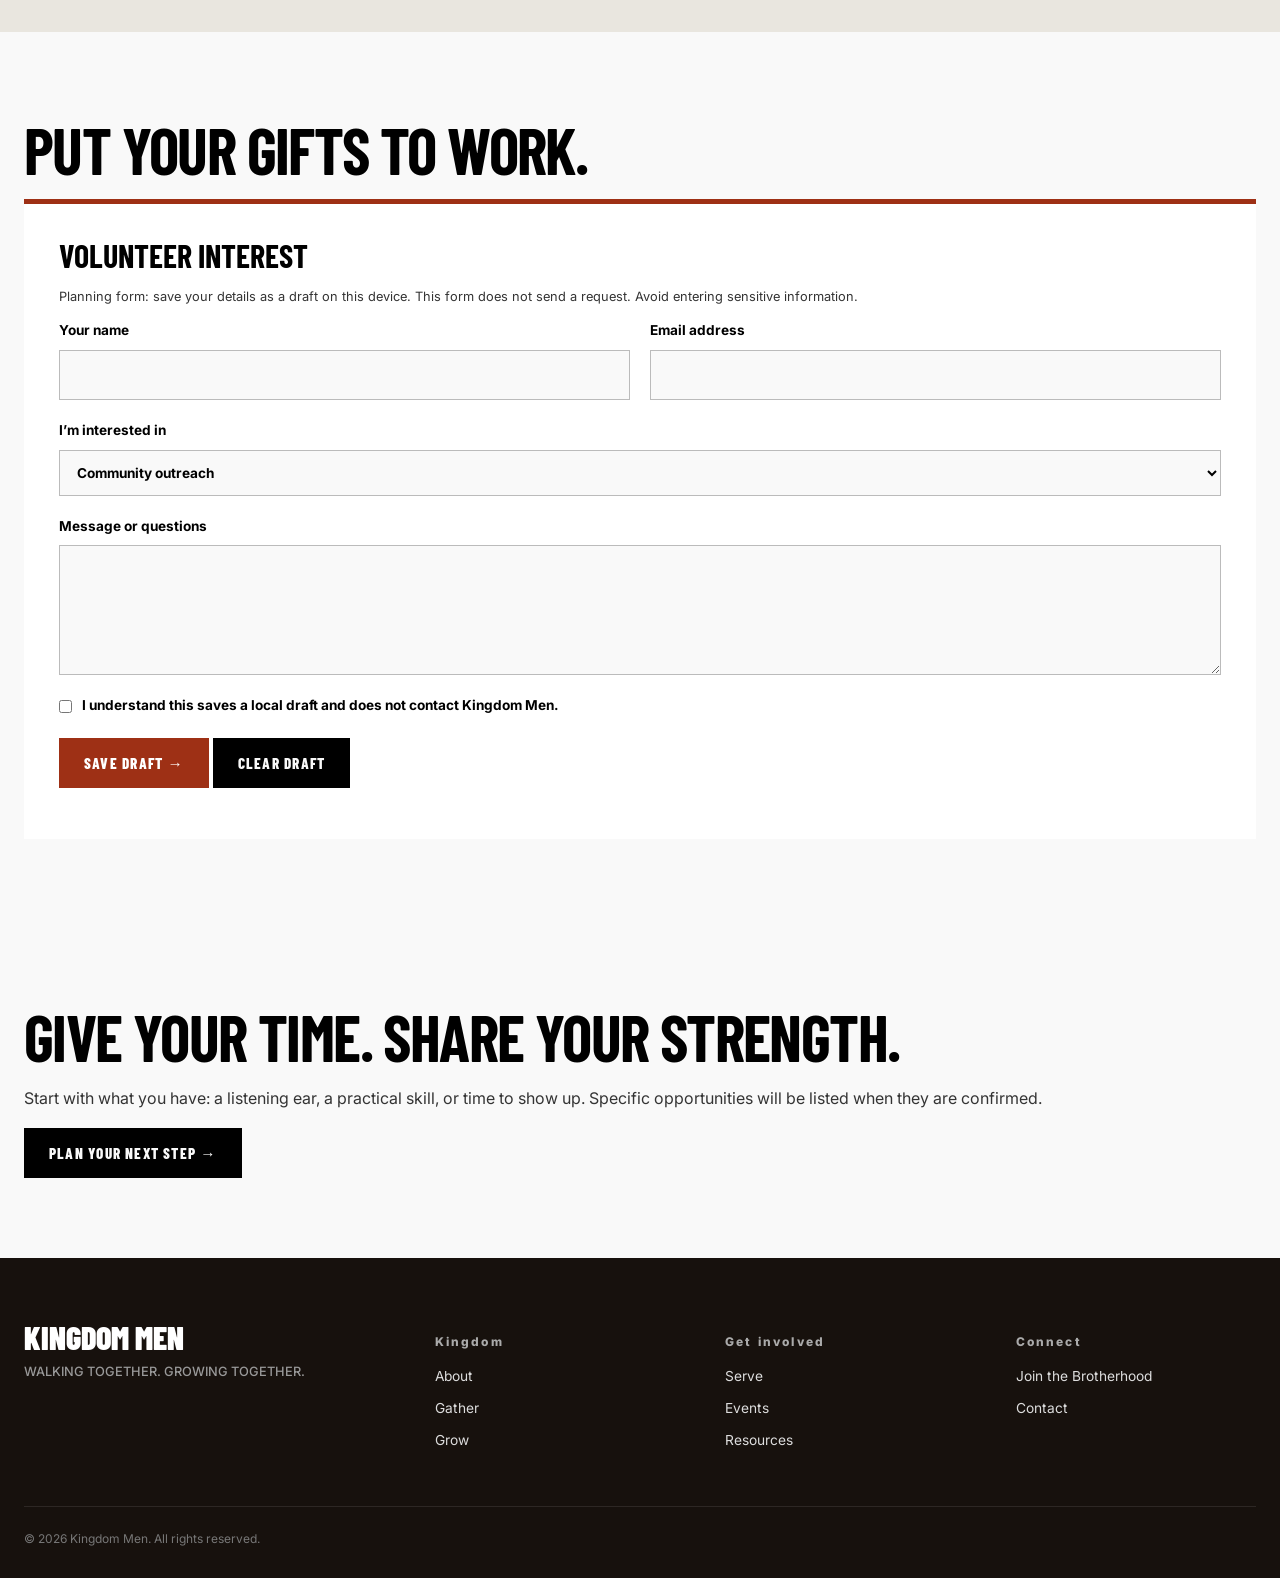
<file: serve.html>
<!DOCTYPE html><html lang="en"><head><meta charset="UTF-8"><meta name="viewport" content="width=device-width, initial-scale=1.0"><title>Serve | Kingdom Men</title><meta name="description" content="Explore serve with Kingdom Men. Walking together. Growing together."><link rel="preconnect" href="https://fonts.googleapis.com"><link rel="preconnect" href="https://fonts.gstatic.com" crossorigin><link href="https://fonts.googleapis.com/css2?family=Barlow+Condensed:wght@500;600;700;800;900&family=Inter:wght@400;500;600;700&display=swap" rel="stylesheet"><link rel="stylesheet" href="styles.css"><script src="site.js" defer></script></head><body><a class="skip" href="#main">Skip to content</a><header class="site-header"><div class="container navbar"><a class="brand" href="index.html"><img src="kingdom-mark.png" alt=""><span class="brand-name">Kingdom Men</span></a><nav class="nav" aria-label="Main navigation"><div class="nav-item"><a class="nav-link" href="about.html">About <span class="chev">▾</span></a><div class="dropdown"><a href="about.html#our-story">Our Story</a><a href="about.html#our-mission">Our Mission</a><a href="about.html#what-we-believe">What We Believe</a><a href="about.html#leadership">Leadership</a><a href="about.html#kingdom-men-values">Kingdom Men Values</a><a href="contact.html">Contact</a></div></div><div class="nav-item"><a class="nav-link" href="gather.html">Gather <span class="chev">▾</span></a><div class="dropdown"><a href="gather.html#men-s-groups">Men’s Groups</a><a href="gather.html#small-groups">Small Groups</a><a href="gather.html#bible-studies">Bible Studies</a><a href="gather.html#prayer">Prayer</a><a href="gather.html#local-chapters">Local Chapters</a><a href="gather.html#find-a-group">Find a Group</a></div></div><div class="nav-item"><a class="nav-link" href="grow.html">Grow <span class="chev">▾</span></a><div class="dropdown"><a href="grow.html#bible-theology">Bible & Theology</a><a href="grow.html#devotionals">Devotionals</a><a href="grow.html#discipleship">Discipleship</a><a href="grow.html#men-s-studies">Men’s Studies</a><a href="grow.html#leadership">Leadership</a><a href="grow.html#spiritual-disciplines">Spiritual Disciplines</a></div></div><div class="nav-item"><a class="nav-link" href="serve.html">Serve <span class="chev">▾</span></a><div class="dropdown"><a href="serve.html#serve-together">Serve Together</a><a href="serve.html#community-outreach">Community Outreach</a><a href="serve.html#missions">Missions</a><a href="serve.html#church-partnerships">Church Partnerships</a><a href="serve.html#volunteer">Volunteer</a><a href="serve.html#give-back">Give Back</a></div></div><div class="nav-item"><a class="nav-link" href="resources.html">Resources <span class="chev">▾</span></a><div class="dropdown"><a href="resources.html#articles">Articles</a><a href="resources.html#podcasts">Podcasts</a><a href="resources.html#videos">Videos</a><a href="resources.html#downloads">Downloads</a><a href="resources.html#scripture">Scripture</a><a href="resources.html#recommended-reading">Recommended Reading</a></div></div><div class="nav-item"><a class="nav-link" href="events.html">Events <span class="chev">▾</span></a><div class="dropdown"><a href="events.html#upcoming-events">Upcoming Events</a><a href="events.html#men-s-retreats">Men’s Retreats</a><a href="events.html#conferences">Conferences</a><a href="events.html#brotherhood-nights">Brotherhood Nights</a><a href="events.html#outdoor-events">Outdoor Events</a><a href="events.html#event-calendar">Event Calendar</a></div></div></nav><a class="btn btn-red header-cta" href="join.html">Join the Brotherhood →</a><button class="mobile-toggle" aria-label="Open menu" aria-expanded="false" aria-controls="mobileMenu">☰</button></div><div id="mobileMenu" hidden style="background:white;padding:20px 24px;max-height:calc(100dvh - 70px);overflow:auto"><a class="btn btn-red" href="join.html">Join the Brotherhood →</a><details><summary>About</summary><a href="about.html">Explore About →</a><a href="about.html#our-story">Our Story</a><a href="about.html#our-mission">Our Mission</a><a href="about.html#what-we-believe">What We Believe</a><a href="about.html#leadership">Leadership</a><a href="about.html#kingdom-men-values">Kingdom Men Values</a><a href="contact.html">Contact</a></details><details><summary>Gather</summary><a href="gather.html">Explore Gather →</a><a href="gather.html#men-s-groups">Men’s Groups</a><a href="gather.html#small-groups">Small Groups</a><a href="gather.html#bible-studies">Bible Studies</a><a href="gather.html#prayer">Prayer</a><a href="gather.html#local-chapters">Local Chapters</a><a href="gather.html#find-a-group">Find a Group</a></details><details><summary>Grow</summary><a href="grow.html">Explore Grow →</a><a href="grow.html#bible-theology">Bible & Theology</a><a href="grow.html#devotionals">Devotionals</a><a href="grow.html#discipleship">Discipleship</a><a href="grow.html#men-s-studies">Men’s Studies</a><a href="grow.html#leadership">Leadership</a><a href="grow.html#spiritual-disciplines">Spiritual Disciplines</a></details><details><summary>Serve</summary><a href="serve.html">Explore Serve →</a><a href="serve.html#serve-together">Serve Together</a><a href="serve.html#community-outreach">Community Outreach</a><a href="serve.html#missions">Missions</a><a href="serve.html#church-partnerships">Church Partnerships</a><a href="serve.html#volunteer">Volunteer</a><a href="serve.html#give-back">Give Back</a></details><details><summary>Resources</summary><a href="resources.html">Explore Resources →</a><a href="resources.html#articles">Articles</a><a href="resources.html#podcasts">Podcasts</a><a href="resources.html#videos">Videos</a><a href="resources.html#downloads">Downloads</a><a href="resources.html#scripture">Scripture</a><a href="resources.html#recommended-reading">Recommended Reading</a></details><details><summary>Events</summary><a href="events.html">Explore Events →</a><a href="events.html#upcoming-events">Upcoming Events</a><a href="events.html#men-s-retreats">Men’s Retreats</a><a href="events.html#conferences">Conferences</a><a href="events.html#brotherhood-nights">Brotherhood Nights</a><a href="events.html#outdoor-events">Outdoor Events</a><a href="events.html#event-calendar">Event Calendar</a></details></div></header><main id="main" class="page-main"><section class="page-hero rust"><div class="container"><div class="eyebrow">Kingdom Men / Serve</div><h1>Faith in motion.<br><span class="accent">Love in action.</span></h1><p>Bring your time, gifts, and willingness. Serve your neighbors alongside your brothers.</p></div></section><section id="serve-together" class="page-section "><div class="container"><h2>Show up. Lend a hand.</h2><div class="split"><div><p>Service turns shared faith into practical care. Make room to help, listen, and meet the needs of the people around you.</p><a class="btn btn-dark" href="#volunteer">Explore ways to serve →</a></div><div class="image-space" role="img" aria-label="Image placeholder: Men serving together"><strong>Men serving together</strong><span>Image space · Add a ministry photo here</span></div></div></div></section><section id="opportunities" class="page-section muted-section"><div class="container"><h2>Where will you step in?</h2><div class="tile-grid"><article class="tile" id="community-outreach"><div class="number">01</div><h3>Community Outreach</h3><p>Help meet practical needs in your neighborhood with a team of men.</p></article><article class="tile" id="missions"><div class="number">02</div><h3>Missions</h3><p>Explore opportunities to support Gospel-centered work beyond your own community.</p></article><article class="tile" id="church-partnerships"><div class="number">03</div><h3>Church Partnerships</h3><p>Connect your church with men who want to serve together.</p></article></div></div></section><section id="volunteer" class="page-section "><div class="container"><h2>Put your gifts to work.</h2><form class="form-panel" data-draft="volunteer"><h3>Volunteer interest</h3><p class="form-note">Planning form: save your details as a draft on this device. This form does not send a request. Avoid entering sensitive information.</p><div class="form-grid"><label>Your name<input name="name" autocomplete="name" required maxlength="100"></label><label>Email address<input name="email" type="email" autocomplete="email" required></label><label class="full">I’m interested in<select name="interest"><option>Community outreach</option><option>Missions</option><option>Church partnerships</option><option>General volunteering</option></select></label><label class="full">Message or questions<textarea name="message" maxlength="2000"></textarea></label><label class="check full"><input type="checkbox" required> I understand this saves a local draft and does not contact Kingdom Men.</label><div class="full"><button class="btn btn-red" type="submit">Save draft →</button> <button class="btn btn-dark clear-draft" type="button">Clear draft</button><p class="form-status" role="status" aria-live="polite"></p></div></div></form></div></section><section id="give-back" class="page-section "><div class="container"><h2>Give your time. Share your strength.</h2><p>Start with what you have: a listening ear, a practical skill, or time to show up. Specific opportunities will be listed when they are confirmed.</p><a class="btn btn-dark" href="#volunteer">Plan your next step →</a></div></section></main><footer><div class="container"><div class="footer-grid"><div class="footer-brand">Kingdom Men<small>Walking Together. Growing Together.</small></div><div><h4>Kingdom</h4><a href="about.html">About</a><a href="gather.html">Gather</a><a href="grow.html">Grow</a></div><div><h4>Get involved</h4><a href="serve.html">Serve</a><a href="events.html">Events</a><a href="resources.html">Resources</a></div><div><h4>Connect</h4><a href="join.html">Join the Brotherhood</a><a href="contact.html">Contact</a></div></div><div class="copyright">© 2026 Kingdom Men. All rights reserved.</div></div></footer></body></html>
</file>
<file: styles.css>
:root{--offwhite:#F9F9F9;--black:#000;--red:#9E3015;--burnt:#BE5103;--gold:#C96303;--espresso:#6B3402;--orange:#DC6C04;--line:rgba(0,0,0,.14);--shadow:0 18px 45px rgba(0,0,0,.12);--max:1240px}
*{box-sizing:border-box}html{scroll-behavior:smooth}body{margin:0;background:var(--offwhite);color:#000;font-family:Inter,Arial,sans-serif;line-height:1.6}a{color:inherit;text-decoration:none}button{font:inherit}.container{width:min(var(--max),calc(100% - 48px));margin:auto}
.eyebrow{display:flex;align-items:center;gap:12px;text-transform:uppercase;letter-spacing:.22em;font-size:.72rem;font-weight:800}.eyebrow:before{content:"";width:42px;height:2px;background:var(--red)}
h1,h2,h3,.brand-name,.nav-link,.btn{font-family:"Barlow Condensed",Impact,sans-serif;text-transform:uppercase}
h2{margin:.15em 0 .35em;font-size:clamp(3rem,7vw,6.7rem);line-height:.86;letter-spacing:-.025em}p{color:#343434}
.btn{display:inline-flex;align-items:center;justify-content:center;gap:12px;min-height:50px;padding:0 24px;border:1px solid transparent;font-size:.95rem;font-weight:800;letter-spacing:.08em;transition:.25s ease;cursor:pointer}.btn-dark{background:#000;color:#F9F9F9}.btn-dark:hover{background:var(--red);transform:translateY(-2px)}.btn-red{background:var(--red);color:#fff}.btn-red:hover{background:var(--burnt);transform:translateY(-2px)}.btn-outline{border-color:rgba(255,255,255,.55);color:#fff}.btn-outline:hover{background:#fff;color:#000}
.site-header{position:fixed;inset:0 0 auto;z-index:1000;background:rgba(249,249,249,.96);border-bottom:1px solid var(--line);backdrop-filter:blur(12px)}.navbar{height:78px;display:flex;align-items:center;gap:26px}.brand{display:flex;align-items:center;gap:11px;min-width:210px}.brand img{width:46px;height:52px;object-fit:contain}.brand-name{font-size:1.65rem;font-weight:900;letter-spacing:.045em}.nav{display:flex;align-items:stretch;justify-content:center;gap:2px;flex:1;height:100%}.nav-item{position:relative;display:flex;align-items:center}.nav-link{display:flex;align-items:center;gap:7px;height:100%;padding:0 12px;font-size:.95rem;font-weight:800;letter-spacing:.06em;border-bottom:3px solid transparent}.nav-link:hover{border-color:var(--red)}.chev{font-family:Inter;font-size:.65rem}.dropdown{position:absolute;top:78px;left:0;min-width:235px;padding:10px;background:#fff;border:1px solid var(--line);box-shadow:var(--shadow);opacity:0;visibility:hidden;transform:translateY(8px);transition:.2s ease}.nav-item:hover .dropdown,.nav-item:focus-within .dropdown{opacity:1;visibility:visible;transform:translateY(0)}.dropdown a{display:block;padding:11px 13px;font-size:.82rem;font-weight:600}.dropdown a:hover{background:#f1eee9;color:var(--red)}.header-cta{white-space:nowrap}.mobile-toggle{display:none;margin-left:auto;background:none;border:0;font-size:1.8rem}
.hero{min-height:850px;padding-top:78px;position:relative;display:flex;align-items:center;overflow:hidden;background:linear-gradient(90deg,rgba(0,0,0,.82),rgba(0,0,0,.62) 42%,rgba(0,0,0,.2)),url("mountains.jpg") center bottom/cover no-repeat;color:#fff}.hero:after{content:"";position:absolute;inset:0;background:linear-gradient(0deg,rgba(0,0,0,.7),transparent 35%);pointer-events:none}.hero-content{position:relative;z-index:2;max-width:780px;padding:90px 0}.hero .eyebrow{color:#fff}.hero h1{font-size:clamp(5.5rem,13vw,12.5rem);line-height:.76;letter-spacing:-.035em;margin:26px 0 24px}.hero h1 span{display:block}.hero h1 .red{color:var(--orange)}.hero-lead{max-width:650px;color:#f0efeb;font-size:clamp(1rem,1.7vw,1.25rem);margin:0 0 34px}.hero-actions{display:flex;flex-wrap:wrap;gap:12px}.hero-rule{display:flex;align-items:center;gap:16px;margin-top:42px;color:#fff8}.hero-rule i{height:1px;background:#fff8;flex:0 0 95px}.hero-rule b{font-size:1.2rem}
.intro{padding:115px 0 105px}.intro-grid{display:grid;grid-template-columns:1fr 1.15fr;gap:90px;align-items:end}.intro-copy p{font-size:1.05rem;max-width:650px}.cards3{display:grid;grid-template-columns:repeat(3,1fr);gap:16px;margin-top:65px}.pillar{padding:32px 28px;background:#fff;border-top:4px solid #000;box-shadow:0 8px 25px rgba(0,0,0,.05)}.pillar:nth-child(2){border-color:var(--red)}.pillar:nth-child(3){border-color:var(--burnt)}.pillar .num{font-family:"Barlow Condensed";font-size:4rem;font-weight:900;line-height:.8;color:#ddd}.pillar h3{font-size:2.1rem;margin:22px 0 8px}.pillar p{margin:0;font-size:.92rem}
.brotherhood{background:var(--red);color:#fff;position:relative;overflow:hidden}.brotherhood:before{content:"BROTHERHOOD";position:absolute;right:-30px;bottom:-55px;font:900 17vw/.7 "Barlow Condensed";color:rgba(0,0,0,.1);pointer-events:none}.brother-grid{display:grid;grid-template-columns:1.1fr .9fr;gap:80px;padding:110px 0;position:relative;z-index:1}.brotherhood h2{max-width:780px}.brotherhood p{color:#fff;max-width:610px}.brother-quote{align-self:center;border-left:2px solid rgba(255,255,255,.6);padding-left:30px;font:700 clamp(1.6rem,3vw,2.7rem)/1.05 "Barlow Condensed";text-transform:uppercase}
.events{padding:115px 0}.section-head{display:flex;justify-content:space-between;gap:30px;align-items:end;margin-bottom:42px}.section-head p{max-width:480px;margin:0}.event-grid{display:grid;grid-template-columns:repeat(3,1fr);gap:18px}.event-card{background:#fff;border:1px solid var(--line);transition:.25s;overflow:hidden}.event-card:hover{transform:translateY(-5px);box-shadow:var(--shadow)}.event-image{height:210px;background:linear-gradient(135deg,rgba(0,0,0,.15),rgba(0,0,0,.5)),url("mountains.jpg") center/cover;position:relative}.event-card:nth-child(2) .event-image{filter:sepia(.45)}.event-card:nth-child(3) .event-image{filter:saturate(1.25)}.date{position:absolute;top:18px;left:18px;background:var(--offwhite);width:62px;text-align:center;padding:7px 0;font-family:"Barlow Condensed";font-weight:900;line-height:.9}.date strong{display:block;font-size:1.7rem}.date span{font-size:.7rem;letter-spacing:.1em}.event-body{padding:25px}.event-type{color:var(--red);font-size:.7rem;font-weight:800;letter-spacing:.16em}.event-body h3{font-size:2rem;margin:8px 0 6px}.event-body p{font-size:.88rem;margin:0 0 18px}
.creed{background:#000;color:#fff;text-align:center;padding:120px 20px}.creed .eyebrow{justify-content:center;color:#bbb}.creed .eyebrow:before{background:var(--burnt)}.creed blockquote{max-width:1000px;margin:35px auto 22px;font:800 clamp(3rem,7vw,7rem)/.86 "Barlow Condensed";text-transform:uppercase;letter-spacing:-.02em}.creed cite{font-style:normal;color:#aaa;letter-spacing:.18em;font-size:.75rem;font-weight:800}
.resources{padding:115px 0}.resource-grid{display:grid;grid-template-columns:repeat(3,1fr);gap:18px}.resource{min-height:270px;padding:32px;display:flex;flex-direction:column;justify-content:end;background:#e9e6df;border-top:5px solid #000;transition:.25s}.resource:nth-child(2){border-color:var(--red)}.resource:nth-child(3){border-color:var(--burnt)}.resource:hover{transform:translateY(-5px)}.resource .icon{font-family:"Barlow Condensed";font-size:4rem;font-weight:900;color:#bbb}.resource h3{font-size:2.6rem;margin:8px 0 3px}.resource p{margin:0 0 18px;font-size:.9rem}
.final-cta{background:var(--espresso);color:#fff;padding:90px 0}.final-grid{display:flex;justify-content:space-between;align-items:center;gap:40px}.final-cta h2{font-size:clamp(3.5rem,7vw,7rem);margin:0}.final-cta p{color:#eadfd5;max-width:500px}
footer{background:#17110d;color:#fff;padding:60px 0 30px}.footer-grid{display:grid;grid-template-columns:1.5fr repeat(3,1fr);gap:50px}.footer-brand{font:900 2rem "Barlow Condensed";text-transform:uppercase}.footer-brand small{display:block;color:#999;font:500 .8rem Inter;margin-top:8px}footer h4{font:800 .75rem Inter;letter-spacing:.18em;color:#aaa}footer a{display:block;color:#ddd;font-size:.86rem;margin:10px 0}footer a:hover{color:var(--orange)}.copyright{border-top:1px solid #ffffff18;margin-top:45px;padding-top:22px;color:#777;font-size:.75rem}
@media(max-width:1000px){.nav{display:none}.header-cta{display:none}.mobile-toggle{display:block}.navbar{height:70px}.hero{padding-top:70px;min-height:760px}.intro-grid,.brother-grid{grid-template-columns:1fr;gap:35px}.cards3,.event-grid,.resource-grid{grid-template-columns:1fr}.section-head{display:block}.section-head .btn{margin-top:20px}.final-grid{display:block}.final-cta .btn{margin-top:20px}.footer-grid{grid-template-columns:1fr 1fr}}
@media(max-width:650px){.container{width:min(var(--max),calc(100% - 30px))}.brand-name{font-size:1.35rem}.brand img{width:38px;height:44px}.hero h1{font-size:5.4rem}.hero{min-height:700px}.hero-content{padding:65px 0}.hero-actions .btn{width:100%}.intro,.events,.resources{padding:80px 0}.brother-grid{padding:80px 0}.creed{padding:90px 15px}.creed blockquote{font-size:3.5rem}.footer-grid{grid-template-columns:1fr}}
details{border-top:1px solid var(--line);padding:12px 0}summary{font-family:"Barlow Condensed";font-size:1.3rem;font-weight:800;text-transform:uppercase;cursor:pointer}details a{display:block;padding:8px 0;font-size:.85rem}

:focus-visible{outline:3px solid var(--orange);outline-offset:4px}.skip{position:fixed;top:-80px;left:20px;z-index:2000;background:white;padding:12px}.skip:focus{top:10px}.page-main{padding-top:78px}section[id]{scroll-margin-top:100px}.page-hero{padding:85px 0;background:#000;color:white}.page-hero h1{font-size:clamp(4.5rem,9vw,9rem);line-height:.85;letter-spacing:-.025em;margin:24px 0}.page-hero p{color:#ddd;max-width:640px;font-size:1.1rem}.page-hero .accent{color:var(--orange)}.page-hero.photo{background:linear-gradient(90deg,#000d,#0006),url(mountains.jpg) center/cover}.page-hero.rust{background:var(--red)}.page-hero.rust .accent{color:#fff}.page-hero.paper{background:#e9e6df;color:#000}.page-hero.paper p{color:#343434}.split{display:grid;grid-template-columns:1.1fr .9fr;gap:60px;align-items:center}.page-section{padding:80px 0}.page-section h2{font-size:clamp(3rem,5vw,5rem)}.page-section h3{font-size:2rem;line-height:1;margin:0 0 16px}.muted-section{background:#e9e6df}.image-space{min-height:320px;border:1px solid #0003;background:linear-gradient(145deg,#e9e6df,#d4cbc1);display:flex;flex-direction:column;justify-content:end;padding:30px;position:relative}.image-space:before{content:'＋';font:300 5rem Inter;color:#6b340260;position:absolute;top:25px;left:30px}.image-space strong{font-family:'Barlow Condensed';font-size:2rem;text-transform:uppercase}.image-space span{font-size:.8rem;color:#514a43}.tile-grid{display:grid;grid-template-columns:repeat(3,1fr);gap:20px}.tile{padding:30px;background:#fff;border-top:4px solid var(--red)}.tile p{font-size:.95rem}.tile .number{font:800 3rem 'Barlow Condensed';color:var(--burnt)}.text-link{font-weight:700;color:var(--red)}.wide-quote{padding:55px;background:var(--red);color:#fff;font:700 clamp(2rem,4vw,4rem)/1.1 'Barlow Condensed';text-transform:uppercase}.steps{counter-reset:step}.step{display:grid;grid-template-columns:80px 1fr;gap:20px;border-top:1px solid var(--line);padding:28px 0}.step:before{counter-increment:step;content:'0' counter(step);font:800 3rem 'Barlow Condensed';color:var(--red)}.step p{margin:0}.form-panel{background:#fff;padding:35px;border-top:5px solid var(--red)}.form-grid{display:grid;grid-template-columns:1fr 1fr;gap:20px}label{display:block;font-size:.85rem;font-weight:700}input,select,textarea{display:block;width:100%;margin-top:8px;padding:13px;border:1px solid #bbb;background:var(--offwhite);font:inherit;color:#000}textarea{resize:vertical;min-height:130px}.full{grid-column:1/-1}.form-note{font-size:.8rem}.form-status{color:var(--espresso);font-weight:600}.check{display:flex;gap:10px;align-items:start}.check input{width:auto;margin:5px 0}.filters{display:flex;flex-wrap:wrap;gap:10px;margin:30px 0}.filter{padding:10px 18px;background:white;border:1px solid var(--line);cursor:pointer}.filter[aria-pressed=true]{background:#000;color:white}.resource-item[hidden]{display:none}.event-row{display:grid;grid-template-columns:100px 1fr auto;gap:25px;align-items:center;border-top:1px solid var(--line);padding:30px 0}.event-stamp{font:800 2rem/1 'Barlow Condensed';color:var(--red)}.event-row p{margin:0}.event-row h3{margin-bottom:8px}.badge{display:inline-block;padding:5px 10px;background:#e9e6df;font-size:.7rem;font-weight:700;letter-spacing:.1em}.nav-link[aria-current=page]{border-color:var(--red)}@media(max-width:1000px){.page-main{padding-top:70px}.split{grid-template-columns:1fr;gap:35px}.tile-grid{grid-template-columns:1fr}.page-hero{padding:65px 0}}@media(max-width:650px){.form-grid{grid-template-columns:1fr}.event-row{grid-template-columns:1fr}.page-section{padding:55px 0}.form-panel{padding:24px}.wide-quote{padding:30px}.image-space{min-height:260px}}@media(prefers-reduced-motion:reduce){html{scroll-behavior:auto}*,*:before,*:after{transition:none!important}}

.events-slideshow{background:#0b0908;color:#fff}.events-slide{margin:0}.events-slide[hidden]{display:none}.events-slide img{display:block;width:100%;height:clamp(340px,57vw,740px);object-fit:contain;background:#0b0908}.events-slide.landscape-slide img{object-fit:cover}.events-slide figcaption{width:min(var(--max),calc(100% - 48px));margin:auto;padding:26px 0 12px}.events-slide h1,.events-slide h2{font:800 clamp(2.8rem,5vw,4.8rem)/.95 'Barlow Condensed',Impact,sans-serif;text-transform:uppercase;margin:14px 0 8px}.events-slide p{color:#eee;margin:10px 0}.slideshow-controls{display:flex;gap:12px;align-items:center;flex-wrap:wrap;padding:18px 0 28px}.slideshow-controls button{border:1px solid #ffffff55;background:transparent;color:#fff;min-width:44px;min-height:44px;cursor:pointer;padding:8px 14px}.slideshow-controls button:hover,.slide-dots button[aria-pressed=true]{background:var(--red);border-color:var(--red)}.slide-dots{display:flex;gap:8px}.slide-status{font-size:.8rem;color:#bbb;margin-left:auto}@media(max-width:650px){.events-slide figcaption{width:calc(100% - 30px)}.events-slide img{height:330px}.slide-status{margin-left:0}}

 .page-hero.gather-hero{position:relative;isolation:isolate;display:flex;align-items:center;min-height:clamp(560px,56.25vw,900px);padding:65px 0;background:#0b0908;overflow:hidden}.gather-hero-image{position:absolute;inset:0;z-index:-2;display:block;width:100%;height:100%;object-fit:cover;object-position:center}.gather-hero:after{content:"";position:absolute;inset:0;z-index:-1;background:linear-gradient(90deg,rgba(11,9,8,.88) 0%,rgba(11,9,8,.68) 38%,rgba(11,9,8,.18) 75%)}.gather-hero>.container{padding:0}.gather-hero .eyebrow{color:#fff2dc;text-shadow:0 2px 8px #000}.gather-hero .eyebrow:before{background:#f2b56e}.gather-hero h1{max-width:800px;font-size:clamp(4rem,7vw,7rem);margin:24px 0;color:#fff7e8;text-shadow:0 3px 18px rgba(0,0,0,.7)}.gather-hero h1 .accent{color:#ffd18c}.gather-hero p{max-width:560px;margin-bottom:0;color:#fff7e8;font-size:clamp(1rem,1.6vw,1.2rem);text-shadow:0 2px 8px #000}@media(max-width:650px){.page-hero.gather-hero{min-height:620px;padding:55px 0}.gather-hero-image{object-position:58% center}.gather-hero:after{background:linear-gradient(90deg,rgba(11,9,8,.85),rgba(11,9,8,.5))}.gather-hero h1{font-size:clamp(3.4rem,12vw,4.8rem);line-height:.95}.gather-hero p{max-width:340px}}
</file>
